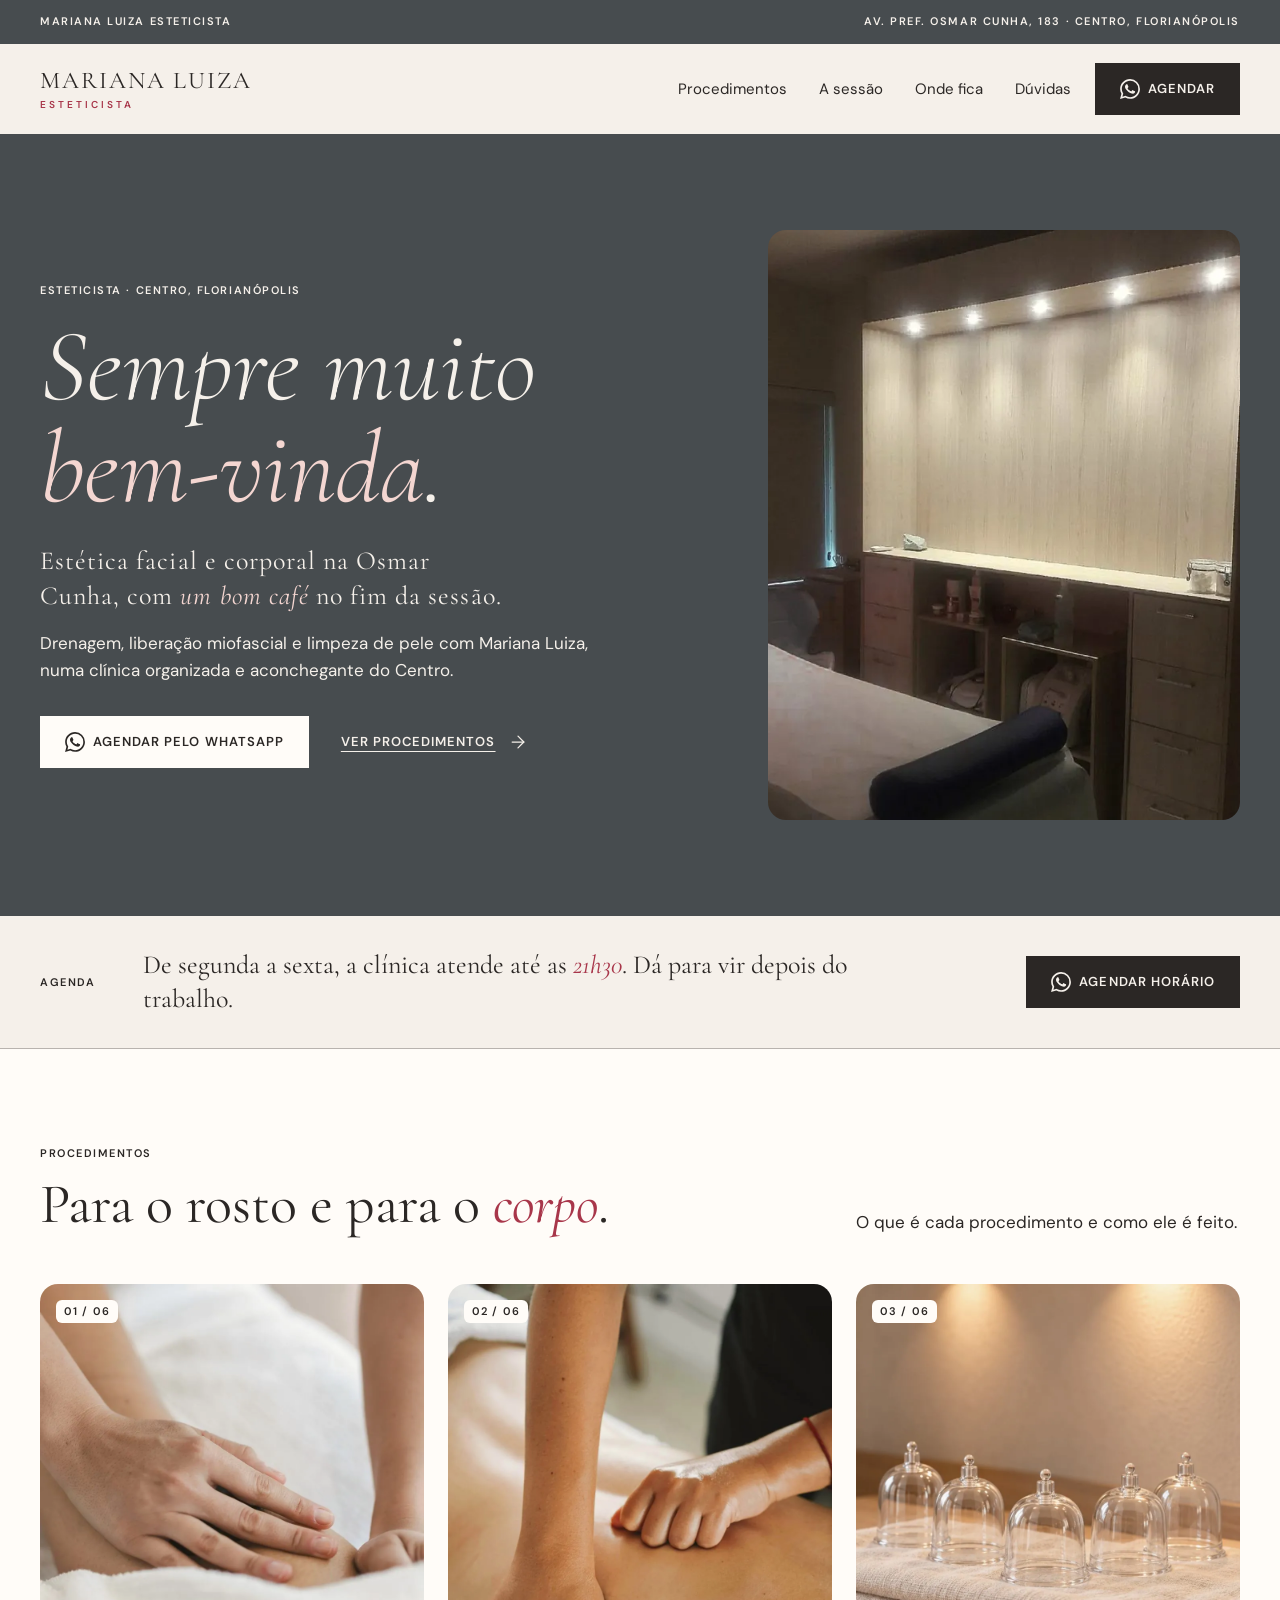
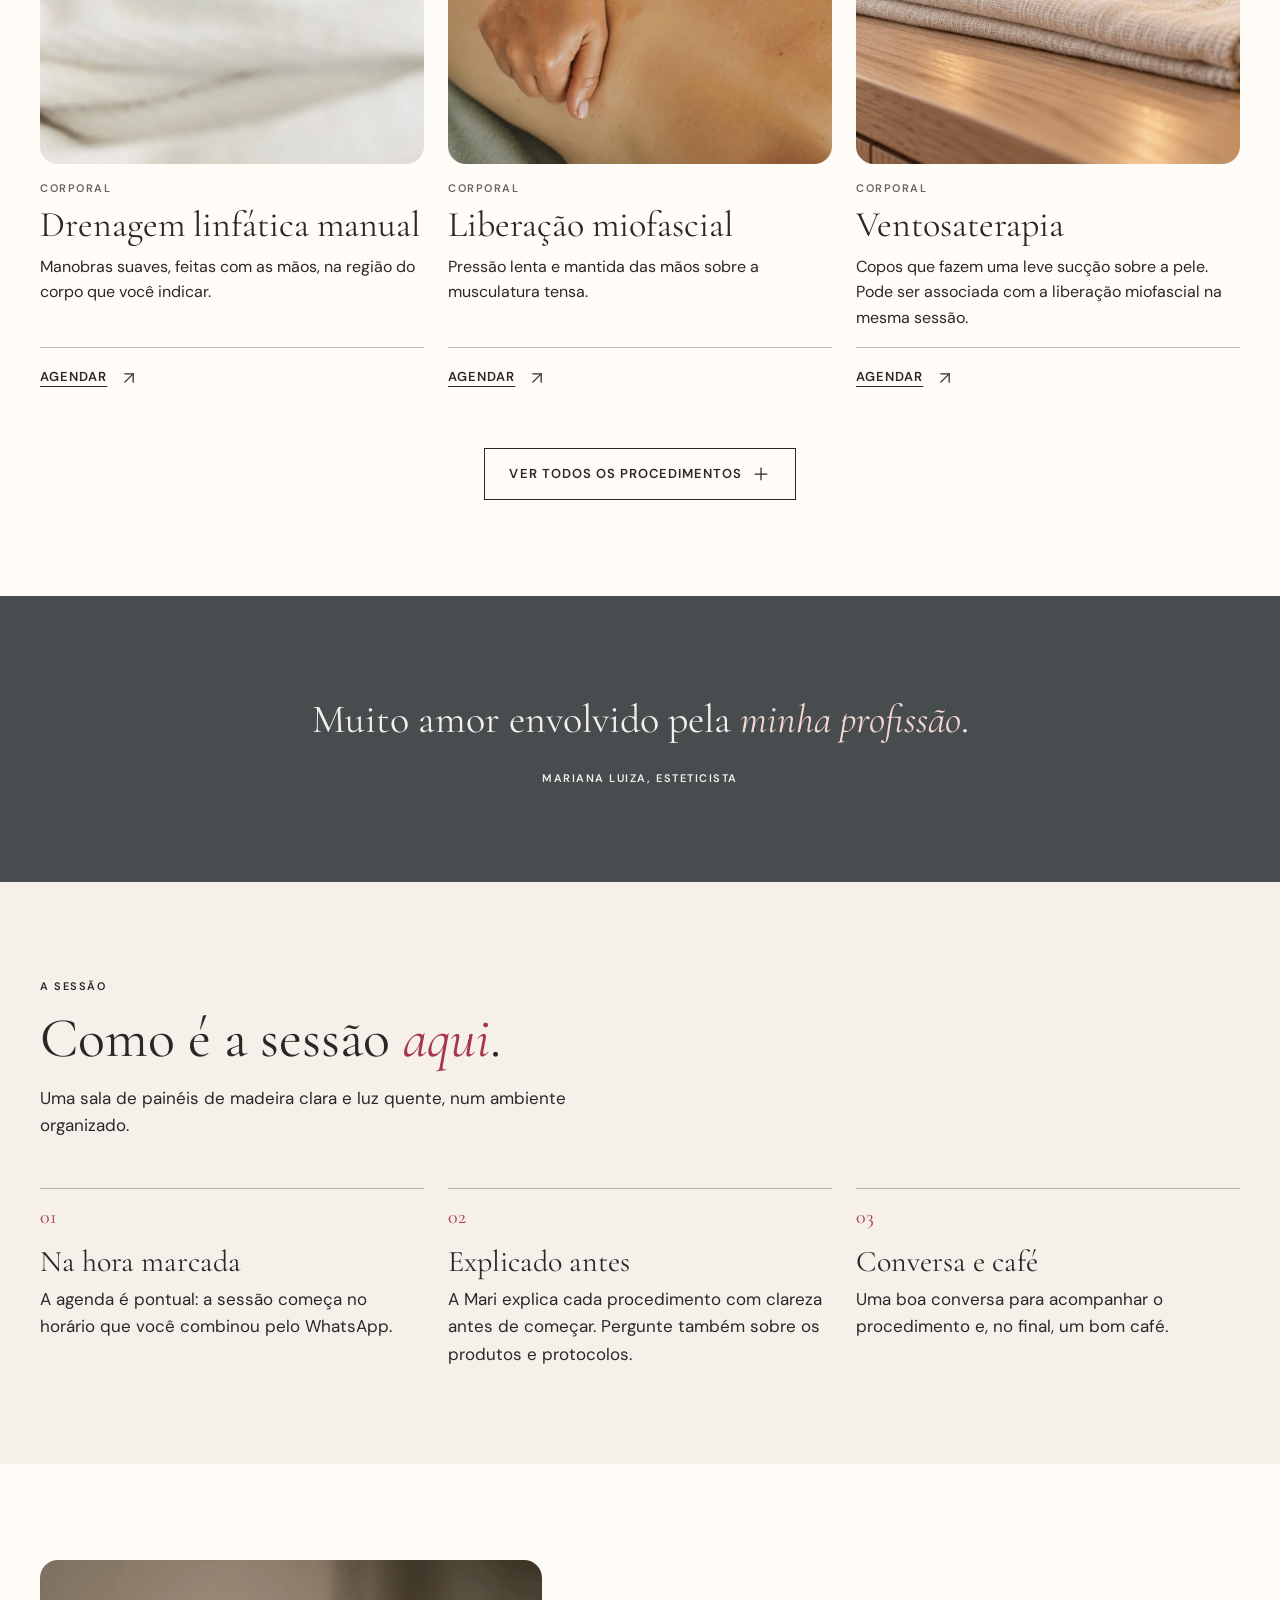
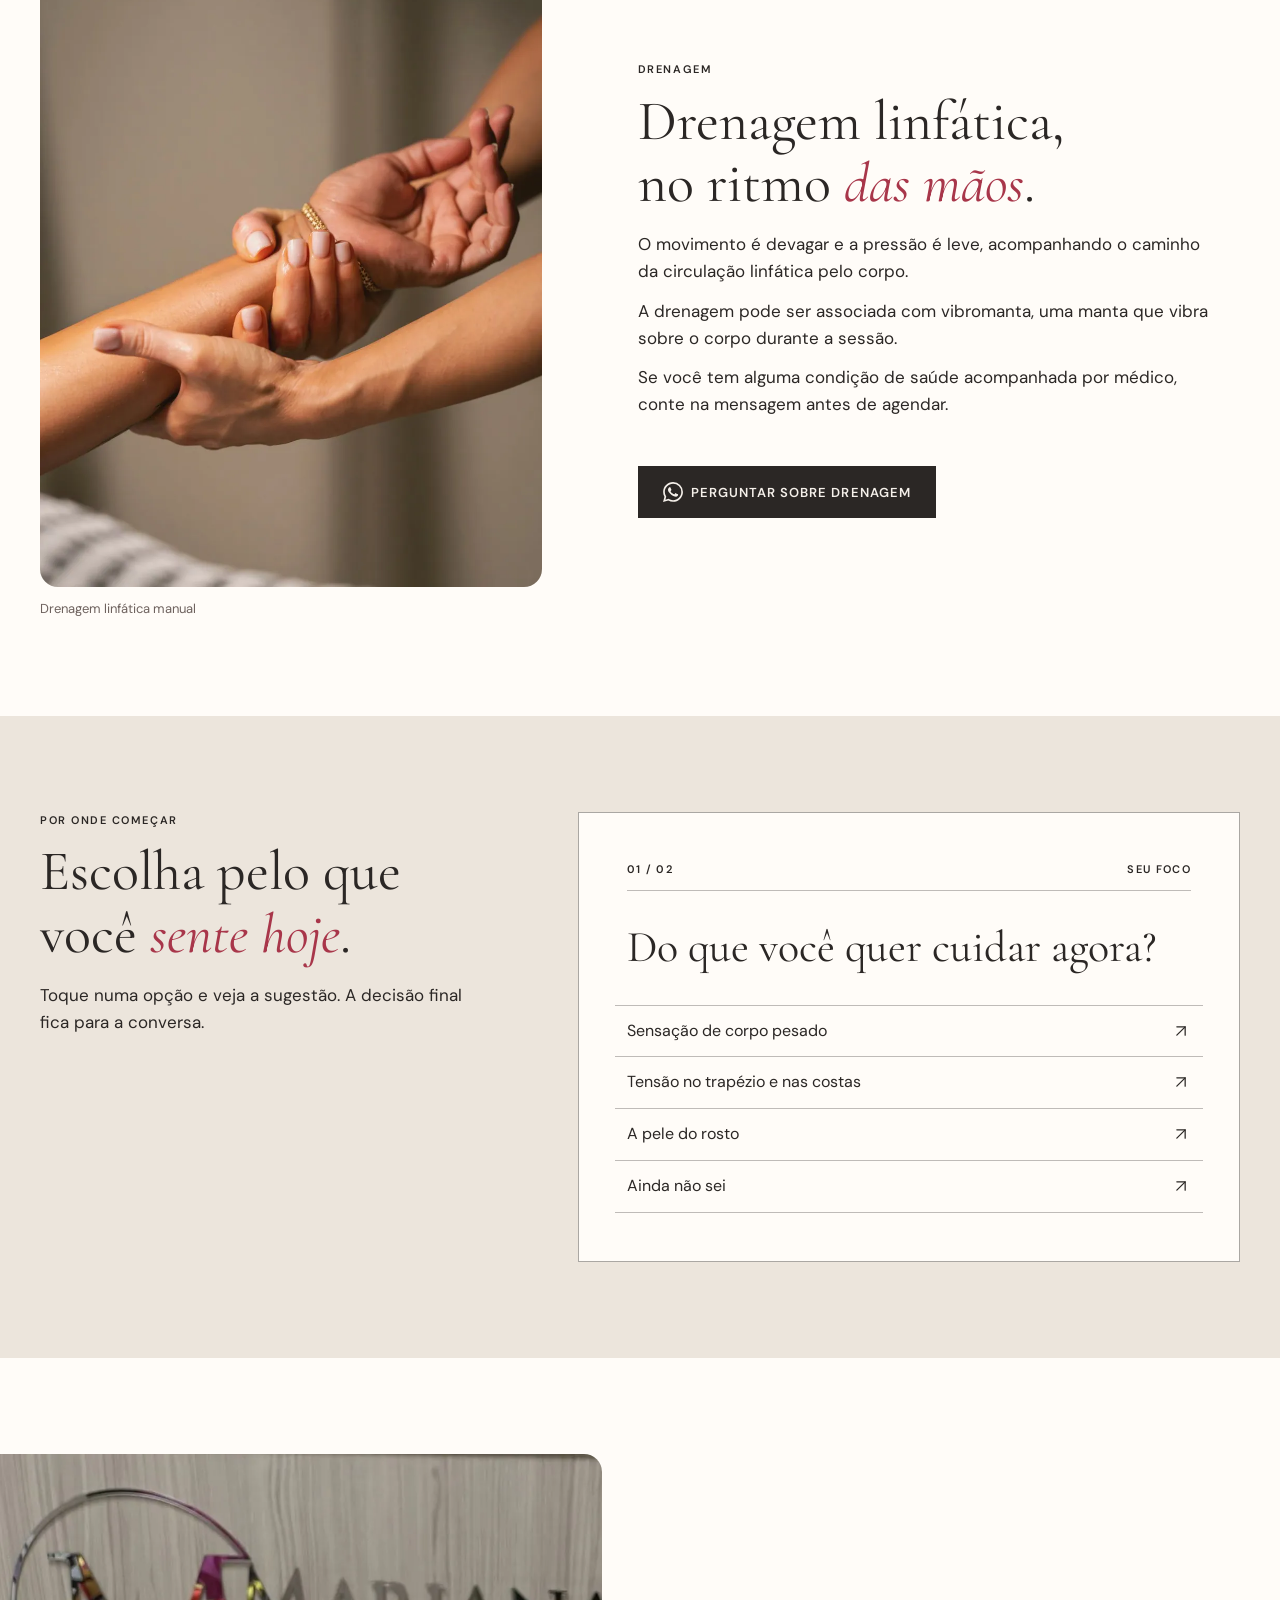
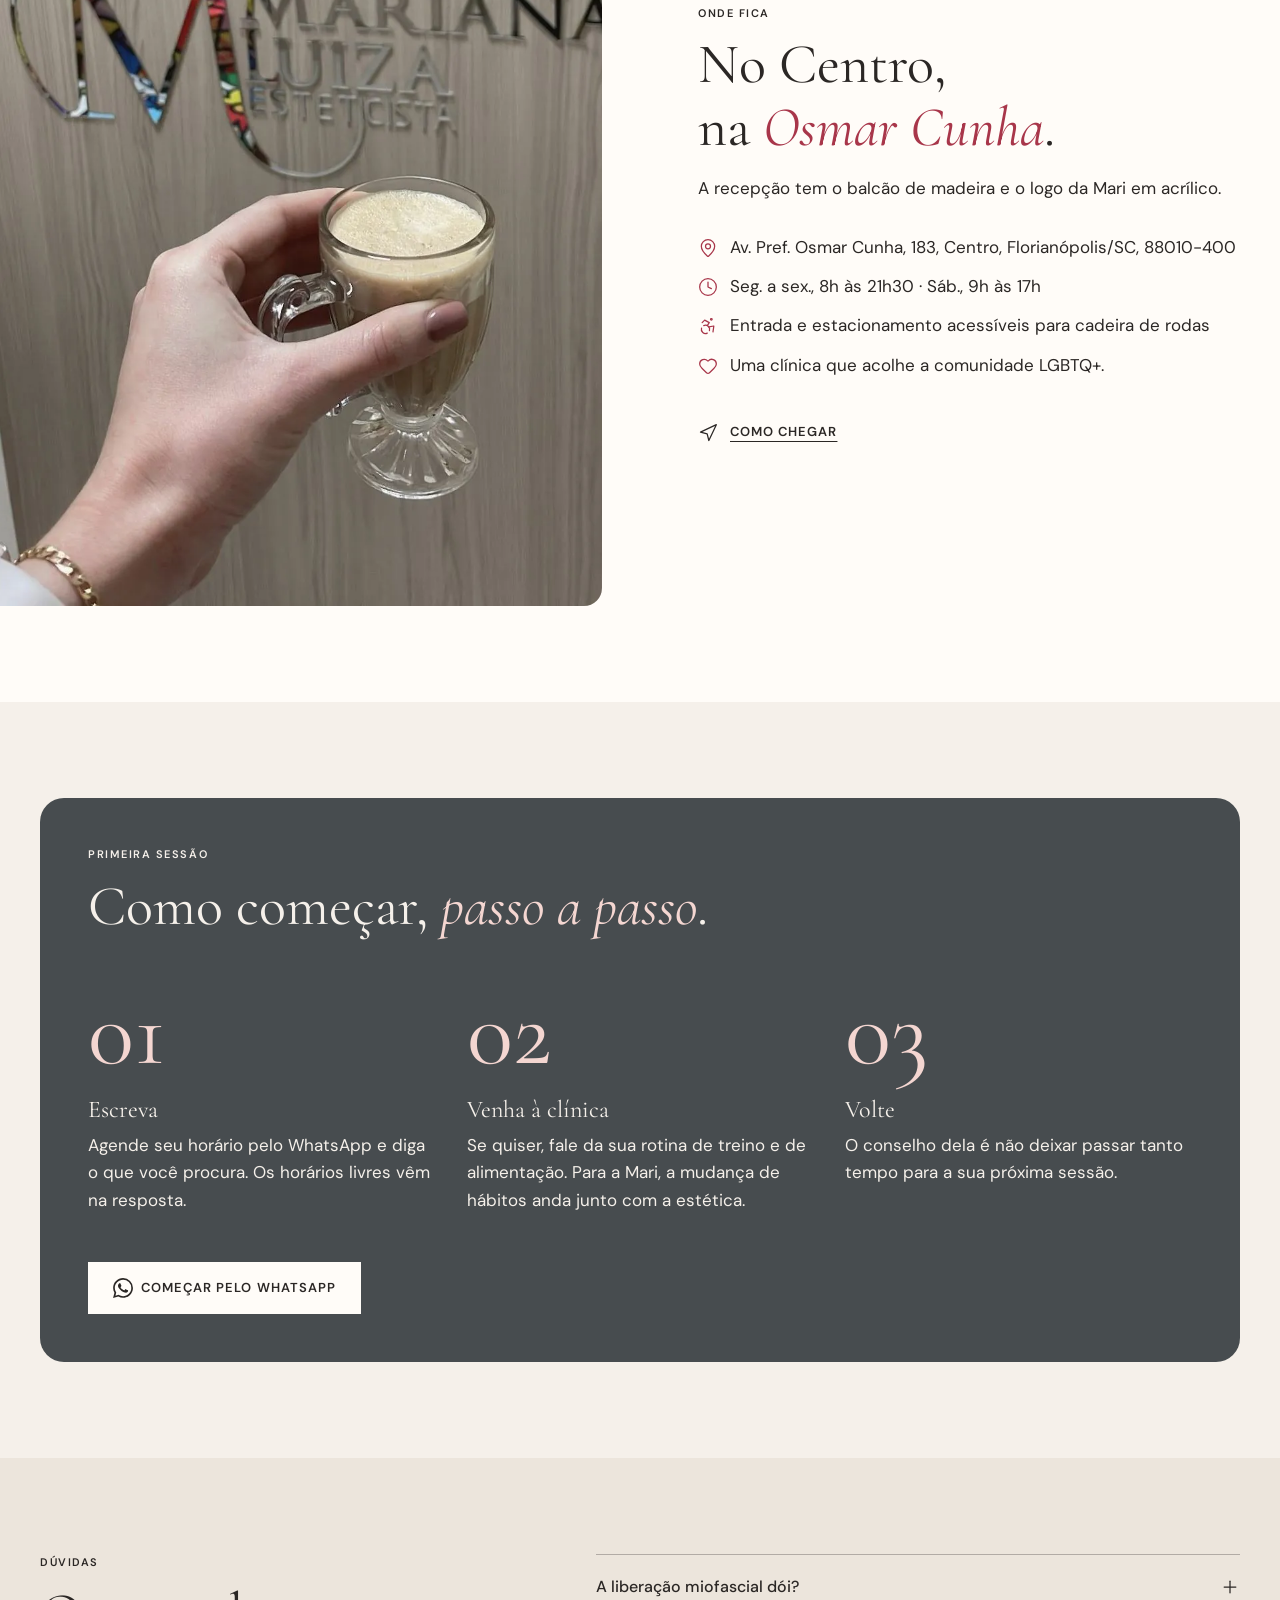
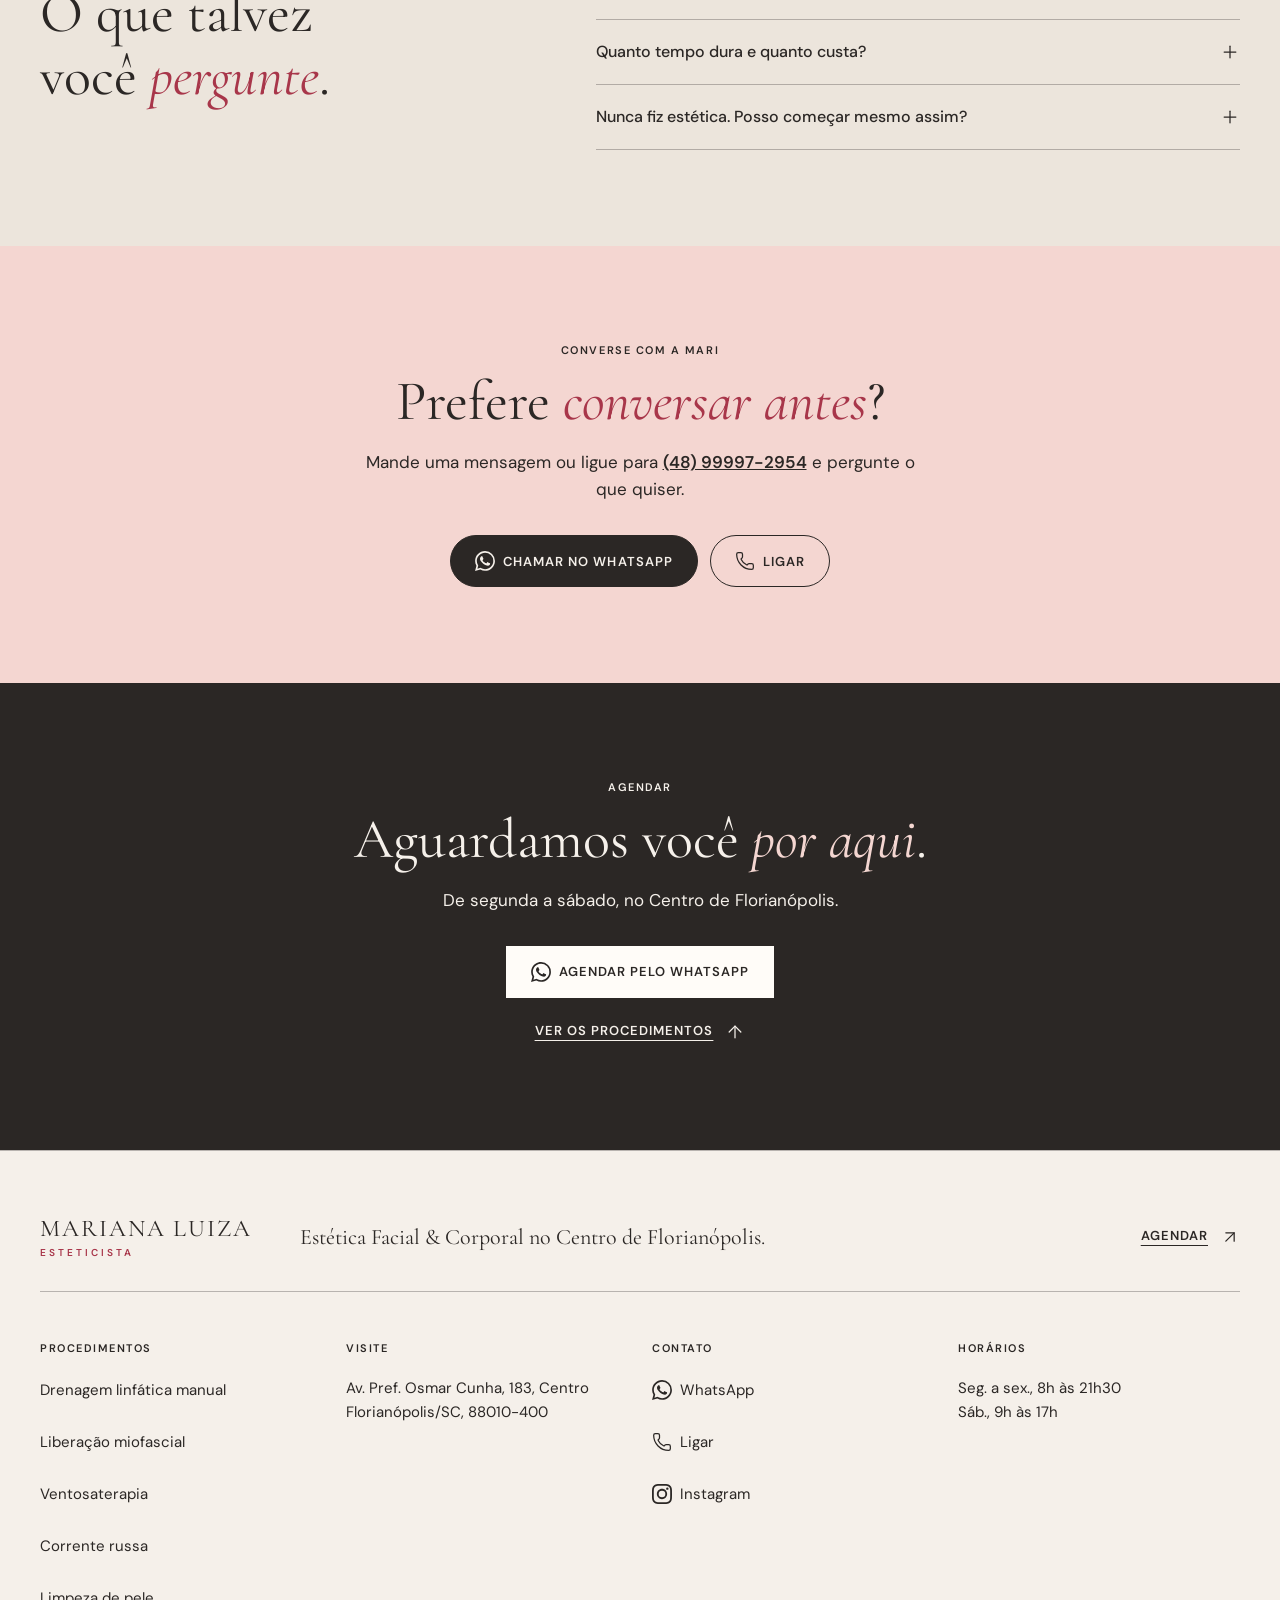
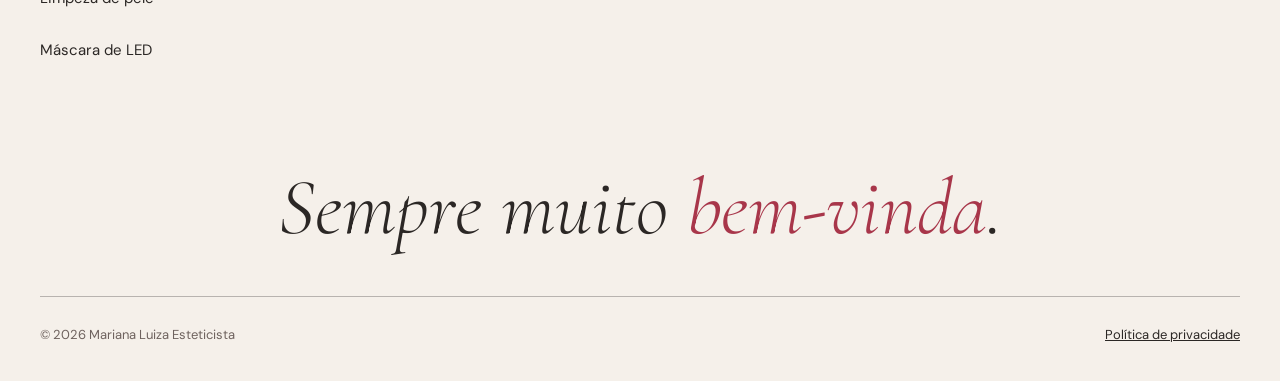
<file: index.html>
<!DOCTYPE html>
<html lang="pt-BR">
<head>
<meta charset="UTF-8">
<meta name="viewport" content="width=device-width, initial-scale=1">
<!-- PRÉ-VENDA: não remover até o Armin fechar a venda -->
<meta name="robots" content="noindex, nofollow">
<title>Esteticista no Centro, Florianópolis | Mariana Luiza</title>
<meta name="description" content="Drenagem linfática, liberação miofascial, ventosaterapia e limpeza de pele com Mariana Luiza, no Centro de Florianópolis. Agende pelo WhatsApp.">
<meta property="og:title" content="Esteticista no Centro, Florianópolis | Mariana Luiza">
<meta property="og:description" content="Drenagem linfática, liberação miofascial, ventosaterapia e limpeza de pele com Mariana Luiza, no Centro de Florianópolis. Agende pelo WhatsApp.">
<meta property="og:type" content="website">
<meta property="og:locale" content="pt_BR">
<meta property="og:image" content="assets/img/og-mariana.jpg">
<meta name="theme-color" content="#474C4F">
<link rel="icon" href="data:image/svg+xml,%3Csvg xmlns='http://www.w3.org/2000/svg' viewBox='0 0 64 64'%3E%3Crect width='64' height='64' rx='12' fill='%23474C4F'/%3E%3Ctext x='32' y='42' font-family='Georgia,serif' font-size='28' text-anchor='middle' fill='%23F4D6D1'%3EML%3C/text%3E%3C/svg%3E">
<link rel="preconnect" href="https://fonts.googleapis.com">
<link rel="preconnect" href="https://fonts.gstatic.com" crossorigin>
<link href="https://fonts.googleapis.com/css2?family=Cormorant+Garamond:ital,wght@0,300;0,400;1,300;1,400&family=DM+Sans:opsz,wght@9..40,400;9..40,500;9..40,600&display=swap" rel="stylesheet">
<link rel="preload" as="image" media="(max-width: 899px)" imagesrcset="assets/img/heroi-sala-480.webp 480w, assets/img/heroi-sala-960.webp 960w" imagesizes="100vw">
<link rel="stylesheet" href="assets/css/base.css">
<link rel="stylesheet" href="assets/css/style.css">
<script type="application/ld+json">
{
  "@context": "https://schema.org",
  "@graph": [
    {
      "@type": "BeautySalon",
      "@id": "#clinica",
      "name": "Mariana Luiza Esteticista",
      "description": "Estética facial e corporal no Centro de Florianópolis: drenagem linfática manual, liberação miofascial, ventosaterapia, corrente russa, limpeza de pele e máscara de LED.",
      "image": "assets/img/og-mariana.jpg",
      "telephone": "+55 48 99997-2954",
      "address": {
        "@type": "PostalAddress",
        "streetAddress": "Av. Pref. Osmar Cunha, 183",
        "addressLocality": "Florianópolis",
        "addressRegion": "SC",
        "postalCode": "88010-400",
        "addressCountry": "BR"
      },
      "geo": { "@type": "GeoCoordinates", "latitude": -27.5939237, "longitude": -48.5513557 },
      "openingHoursSpecification": [
        { "@type": "OpeningHoursSpecification", "dayOfWeek": ["Monday","Tuesday","Wednesday","Thursday","Friday"], "opens": "08:00", "closes": "21:30" },
        { "@type": "OpeningHoursSpecification", "dayOfWeek": "Saturday", "opens": "09:00", "closes": "17:00" }
      ],
      "sameAs": ["https://www.instagram.com/marianaluiza.esteticista"]
    },
    {
      "@type": "Person",
      "name": "Mariana Luiza dos Santos",
      "jobTitle": "Esteticista",
      "worksFor": { "@id": "#clinica" }
    }
  ]
}
</script>
</head>
<body>
<a class="pular-conteudo" href="#conteudo">Pular para o conteúdo</a>

<div class="barra">
  <div class="container barra__linha">
    <p class="barra__nome">MARIANA LUIZA ESTETICISTA</p>
    <a class="barra__endereco" href="https://www.google.com/maps/place/Mariana+Luiza+Esteticista/data=!4m7!3m6!1s0x952739d06037fb89:0x63838b42c24546a5!8m2!3d-27.5939237!4d-48.5513557!16s%2Fg%2F11sjm25xnb!19sChIJifs3YNA5J5URpUZFwkKLg2M" target="_blank" rel="noopener"><span class="barra__longo">AV. PREF. OSMAR CUNHA, 183 · CENTRO, FLORIANÓPOLIS</span><span class="barra__curto">Av. Pref. Osmar Cunha, 183 · Centro</span></a>
  </div>
</div>

<header class="cabecalho">
  <div class="container cabecalho__linha">
    <a class="marca" href="#inicio" aria-label="Mariana Luiza Esteticista, início">
      <span class="marca__nome">MARIANA LUIZA</span>
      <span class="marca__oficio">ESTETICISTA</span>
    </a>
    <nav class="cabecalho__nav" aria-label="Principal">
      <ul role="list">
        <li><a href="#procedimentos">Procedimentos</a></li>
        <li><a href="#sessao">A sessão</a></li>
        <li><a href="#onde-fica">Onde fica</a></li>
        <li><a href="#duvidas">Dúvidas</a></li>
      </ul>
    </nav>
    <a class="botao cabecalho__cta" href="https://wa.me/5548999972954?text=Ol%C3%A1%2C%20Mari!%20Vim%20pelo%20site%20e%20gostaria%20de%20agendar%20um%20hor%C3%A1rio." target="_blank" rel="noopener"><svg class="icone icone--marca" width="20" height="20" fill="currentColor" aria-hidden="true" focusable="false" role="img" viewBox="0 0 24 24" xmlns="http://www.w3.org/2000/svg"><path d="M17.472 14.382c-.297-.149-1.758-.867-2.03-.967-.273-.099-.471-.148-.67.15-.197.297-.767.966-.94 1.164-.173.199-.347.223-.644.075-.297-.15-1.255-.463-2.39-1.475-.883-.788-1.48-1.761-1.653-2.059-.173-.297-.018-.458.13-.606.134-.133.298-.347.446-.52.149-.174.198-.298.298-.497.099-.198.05-.371-.025-.52-.075-.149-.669-1.612-.916-2.207-.242-.579-.487-.5-.669-.51-.173-.008-.371-.01-.57-.01-.198 0-.52.074-.792.372-.272.297-1.04 1.016-1.04 2.479 0 1.462 1.065 2.875 1.213 3.074.149.198 2.096 3.2 5.077 4.487.709.306 1.262.489 1.694.625.712.227 1.36.195 1.871.118.571-.085 1.758-.719 2.006-1.413.248-.694.248-1.289.173-1.413-.074-.124-.272-.198-.57-.347m-5.421 7.403h-.004a9.87 9.87 0 01-5.031-1.378l-.361-.214-3.741.982.998-3.648-.235-.374a9.86 9.86 0 01-1.51-5.26c.001-5.45 4.436-9.884 9.888-9.884 2.64 0 5.122 1.03 6.988 2.898a9.825 9.825 0 012.893 6.994c-.003 5.45-4.437 9.884-9.885 9.884m8.413-18.297A11.815 11.815 0 0012.05 0C5.495 0 .16 5.335.157 11.892c0 2.096.547 4.142 1.588 5.945L.057 24l6.305-1.654a11.882 11.882 0 005.683 1.448h.005c6.554 0 11.89-5.335 11.893-11.893a11.821 11.821 0 00-3.48-8.413Z"/></svg><span>Agendar</span></a>
    <button class="cabecalho__menu" type="button" data-abrir-menu aria-expanded="false" aria-controls="menu-celular" aria-label="Abrir menu"><svg aria-hidden="true" focusable="false" class="icone icone--menu" xmlns="http://www.w3.org/2000/svg" width="24" height="24" viewBox="0 0 24 24" fill="none" stroke="currentColor" stroke-width="1.5" stroke-linecap="round" stroke-linejoin="round" ><path d="M4 5h16" /><path d="M4 12h16" /><path d="M4 19h16" /></svg></button>
  </div>
</header>

<nav class="menu-celular" id="menu-celular" aria-hidden="true" aria-label="Menu" data-lenis-prevent>
  <div class="menu-celular__topo">
    <span class="marca marca--menu" aria-hidden="true"><span class="marca__nome">MARIANA LUIZA</span><span class="marca__oficio">ESTETICISTA</span></span>
    <button class="menu-celular__fechar" type="button" data-fechar-menu aria-label="Fechar menu"><svg aria-hidden="true" focusable="false" class="icone icone--x" xmlns="http://www.w3.org/2000/svg" width="20" height="20" viewBox="0 0 24 24" fill="none" stroke="currentColor" stroke-width="1.5" stroke-linecap="round" stroke-linejoin="round" ><path d="M18 6 6 18" /><path d="m6 6 12 12" /></svg></button>
  </div>
  <ul class="menu-celular__links" role="list">
    <li><a href="#procedimentos">Procedimentos</a></li>
    <li><a href="#sessao">A sessão</a></li>
    <li><a href="#onde-fica">Onde fica</a></li>
    <li><a href="#duvidas">Dúvidas</a></li>
  </ul>
  <div class="menu-celular__pe">
    <a class="botao botao--largo" href="https://wa.me/5548999972954?text=Ol%C3%A1%2C%20Mari!%20Vim%20pelo%20site%20e%20gostaria%20de%20agendar%20um%20hor%C3%A1rio." target="_blank" rel="noopener"><svg class="icone icone--marca" width="20" height="20" fill="currentColor" aria-hidden="true" focusable="false" role="img" viewBox="0 0 24 24" xmlns="http://www.w3.org/2000/svg"><path d="M17.472 14.382c-.297-.149-1.758-.867-2.03-.967-.273-.099-.471-.148-.67.15-.197.297-.767.966-.94 1.164-.173.199-.347.223-.644.075-.297-.15-1.255-.463-2.39-1.475-.883-.788-1.48-1.761-1.653-2.059-.173-.297-.018-.458.13-.606.134-.133.298-.347.446-.52.149-.174.198-.298.298-.497.099-.198.05-.371-.025-.52-.075-.149-.669-1.612-.916-2.207-.242-.579-.487-.5-.669-.51-.173-.008-.371-.01-.57-.01-.198 0-.52.074-.792.372-.272.297-1.04 1.016-1.04 2.479 0 1.462 1.065 2.875 1.213 3.074.149.198 2.096 3.2 5.077 4.487.709.306 1.262.489 1.694.625.712.227 1.36.195 1.871.118.571-.085 1.758-.719 2.006-1.413.248-.694.248-1.289.173-1.413-.074-.124-.272-.198-.57-.347m-5.421 7.403h-.004a9.87 9.87 0 01-5.031-1.378l-.361-.214-3.741.982.998-3.648-.235-.374a9.86 9.86 0 01-1.51-5.26c.001-5.45 4.436-9.884 9.888-9.884 2.64 0 5.122 1.03 6.988 2.898a9.825 9.825 0 012.893 6.994c-.003 5.45-4.437 9.884-9.885 9.884m8.413-18.297A11.815 11.815 0 0012.05 0C5.495 0 .16 5.335.157 11.892c0 2.096.547 4.142 1.588 5.945L.057 24l6.305-1.654a11.882 11.882 0 005.683 1.448h.005c6.554 0 11.89-5.335 11.893-11.893a11.821 11.821 0 00-3.48-8.413Z"/></svg><span>Agendar pelo WhatsApp</span></a>
    <a class="link" href="tel:+5548999972954"><svg aria-hidden="true" focusable="false" class="icone icone--phone" xmlns="http://www.w3.org/2000/svg" width="20" height="20" viewBox="0 0 24 24" fill="none" stroke="currentColor" stroke-width="1.5" stroke-linecap="round" stroke-linejoin="round" ><path d="M13.832 16.568a1 1 0 0 0 1.213-.303l.355-.465A2 2 0 0 1 17 15h3a2 2 0 0 1 2 2v3a2 2 0 0 1-2 2A18 18 0 0 1 2 4a2 2 0 0 1 2-2h3a2 2 0 0 1 2 2v3a2 2 0 0 1-.8 1.6l-.468.351a1 1 0 0 0-.292 1.233 14 14 0 0 0 6.392 6.384" /></svg><span>Ligar</span></a>
  </div>
</nav>


<main id="conteudo">

  <section class="heroi" id="inicio" data-heroi>
    <div class="container heroi__grade">
      <div class="heroi__texto">
        <p class="rotulo">ESTETICISTA · CENTRO, FLORIANÓPOLIS</p>
        <p class="heroi__assinatura">Sempre muito <em>bem-vinda</em>.</p>
        <h1 class="heroi__titulo">Estética facial e corporal na Osmar Cunha, com <em>um bom café</em> no fim da sessão.</h1>
        <p class="heroi__apoio">Drenagem, liberação miofascial e limpeza de pele com Mariana Luiza, numa clínica organizada e aconchegante do Centro.</p>
        <div class="heroi__acoes">
          <a class="botao botao--claro" href="https://wa.me/5548999972954?text=Ol%C3%A1%2C%20Mari!%20Vim%20pelo%20site%20e%20gostaria%20de%20agendar%20um%20hor%C3%A1rio." target="_blank" rel="noopener"><svg class="icone icone--marca" width="20" height="20" fill="currentColor" aria-hidden="true" focusable="false" role="img" viewBox="0 0 24 24" xmlns="http://www.w3.org/2000/svg"><path d="M17.472 14.382c-.297-.149-1.758-.867-2.03-.967-.273-.099-.471-.148-.67.15-.197.297-.767.966-.94 1.164-.173.199-.347.223-.644.075-.297-.15-1.255-.463-2.39-1.475-.883-.788-1.48-1.761-1.653-2.059-.173-.297-.018-.458.13-.606.134-.133.298-.347.446-.52.149-.174.198-.298.298-.497.099-.198.05-.371-.025-.52-.075-.149-.669-1.612-.916-2.207-.242-.579-.487-.5-.669-.51-.173-.008-.371-.01-.57-.01-.198 0-.52.074-.792.372-.272.297-1.04 1.016-1.04 2.479 0 1.462 1.065 2.875 1.213 3.074.149.198 2.096 3.2 5.077 4.487.709.306 1.262.489 1.694.625.712.227 1.36.195 1.871.118.571-.085 1.758-.719 2.006-1.413.248-.694.248-1.289.173-1.413-.074-.124-.272-.198-.57-.347m-5.421 7.403h-.004a9.87 9.87 0 01-5.031-1.378l-.361-.214-3.741.982.998-3.648-.235-.374a9.86 9.86 0 01-1.51-5.26c.001-5.45 4.436-9.884 9.888-9.884 2.64 0 5.122 1.03 6.988 2.898a9.825 9.825 0 012.893 6.994c-.003 5.45-4.437 9.884-9.885 9.884m8.413-18.297A11.815 11.815 0 0012.05 0C5.495 0 .16 5.335.157 11.892c0 2.096.547 4.142 1.588 5.945L.057 24l6.305-1.654a11.882 11.882 0 005.683 1.448h.005c6.554 0 11.89-5.335 11.893-11.893a11.821 11.821 0 00-3.48-8.413Z"/></svg><span>Agendar pelo WhatsApp</span></a>
          <a class="link link--claro" href="#procedimentos"><span>Ver procedimentos</span><svg aria-hidden="true" focusable="false" class="icone icone--arrow-right" xmlns="http://www.w3.org/2000/svg" width="20" height="20" viewBox="0 0 24 24" fill="none" stroke="currentColor" stroke-width="1.5" stroke-linecap="round" stroke-linejoin="round" ><path d="M5 12h14" /><path d="m12 5 7 7-7 7" /></svg></a>
        </div>
      </div>
      <figure class="heroi__foto midia">
        <picture>
  <source type="image/webp" media="(max-width: 899px)" srcset="assets/img/heroi-sala-480.webp 480w, assets/img/heroi-sala-960.webp 960w" sizes="100vw">
  <source type="image/webp" srcset="assets/img/heroi-sala-960.webp 960w" sizes="100vw">
  <img src="assets/img/heroi-sala-960.jpg" width="708" height="885" alt="Sala de atendimento da clínica: painel de madeira clara com spots de luz quente, bancada e maca com rolo grafite em primeiro plano." decoding="async" fetchpriority="high">
</picture>
      </figure>
    </div>
  </section>

  <section class="faixa" aria-label="Agenda">
    <div class="container faixa__linha">
      <p class="rotulo">AGENDA</p>
      <p class="faixa__frase">De segunda a sexta, a clínica atende até as <em>21h30</em>. Dá para vir depois do trabalho.</p>
      <a class="botao" href="https://wa.me/5548999972954?text=Ol%C3%A1%2C%20Mari!%20Vim%20pelo%20site%20e%20queria%20um%20hor%C3%A1rio%20depois%20do%20trabalho." target="_blank" rel="noopener"><svg class="icone icone--marca" width="20" height="20" fill="currentColor" aria-hidden="true" focusable="false" role="img" viewBox="0 0 24 24" xmlns="http://www.w3.org/2000/svg"><path d="M17.472 14.382c-.297-.149-1.758-.867-2.03-.967-.273-.099-.471-.148-.67.15-.197.297-.767.966-.94 1.164-.173.199-.347.223-.644.075-.297-.15-1.255-.463-2.39-1.475-.883-.788-1.48-1.761-1.653-2.059-.173-.297-.018-.458.13-.606.134-.133.298-.347.446-.52.149-.174.198-.298.298-.497.099-.198.05-.371-.025-.52-.075-.149-.669-1.612-.916-2.207-.242-.579-.487-.5-.669-.51-.173-.008-.371-.01-.57-.01-.198 0-.52.074-.792.372-.272.297-1.04 1.016-1.04 2.479 0 1.462 1.065 2.875 1.213 3.074.149.198 2.096 3.2 5.077 4.487.709.306 1.262.489 1.694.625.712.227 1.36.195 1.871.118.571-.085 1.758-.719 2.006-1.413.248-.694.248-1.289.173-1.413-.074-.124-.272-.198-.57-.347m-5.421 7.403h-.004a9.87 9.87 0 01-5.031-1.378l-.361-.214-3.741.982.998-3.648-.235-.374a9.86 9.86 0 01-1.51-5.26c.001-5.45 4.436-9.884 9.888-9.884 2.64 0 5.122 1.03 6.988 2.898a9.825 9.825 0 012.893 6.994c-.003 5.45-4.437 9.884-9.885 9.884m8.413-18.297A11.815 11.815 0 0012.05 0C5.495 0 .16 5.335.157 11.892c0 2.096.547 4.142 1.588 5.945L.057 24l6.305-1.654a11.882 11.882 0 005.683 1.448h.005c6.554 0 11.89-5.335 11.893-11.893a11.821 11.821 0 00-3.48-8.413Z"/></svg><span>Agendar horário</span></a>
    </div>
  </section>

  <section class="secao procs" id="procedimentos" aria-labelledby="procs-titulo">
    <div class="container">
      <div class="procs__cabeca rt">
        <div class="procs__titulo">
          <p class="rotulo">PROCEDIMENTOS</p>
          <h2 id="procs-titulo">Para o rosto e para o <em>corpo</em>.</h2>
        </div>
        <p class="procs__apoio">O que é cada procedimento e como ele é feito.</p>
      </div>
      <ul class="procs__grade" role="list" id="procs-lista">
        <li class="rt">
          <article class="card">
            <div class="card__midia midia">
              <picture>
  <source type="image/webp" media="(max-width: 899px)" srcset="assets/img/servico-drenagem-480.webp 480w, assets/img/servico-drenagem-960.webp 960w" sizes="100vw">
  <source type="image/webp" srcset="assets/img/servico-drenagem-960.webp 960w" sizes="50vw">
  <img src="assets/img/servico-drenagem-960.jpg" width="960" height="1200" alt="Mãos de profissional sobre a perna coberta por toalha branca, numa drenagem manual." style="object-position: 50% 50%" decoding="async">
</picture>
              <span class="selo">01 / 06</span>
            </div>
            <p class="card__meta">CORPORAL</p>
            <h3>Drenagem linfática manual</h3>
            <p class="card__texto">Manobras suaves, feitas com as mãos, na região do corpo que você indicar.</p>
            <div class="card__pe"><a class="link" href="https://wa.me/5548999972954?text=Ol%C3%A1%2C%20Mari!%20Vim%20pelo%20site%20e%20gostaria%20de%20agendar%20drenagem%20linf%C3%A1tica%20manual." target="_blank" rel="noopener"><span>Agendar</span><svg aria-hidden="true" focusable="false" class="icone icone--arrow-up-right" xmlns="http://www.w3.org/2000/svg" width="20" height="20" viewBox="0 0 24 24" fill="none" stroke="currentColor" stroke-width="1.5" stroke-linecap="round" stroke-linejoin="round" ><path d="M7 7h10v10" /><path d="M7 17 17 7" /></svg></a></div>
          </article>
        </li>
        <li class="rt">
          <article class="card">
            <div class="card__midia midia">
              <picture>
  <source type="image/webp" media="(max-width: 899px)" srcset="assets/img/servico-liberacao-480.webp 480w, assets/img/servico-liberacao-960.webp 960w" sizes="100vw">
  <source type="image/webp" srcset="assets/img/servico-liberacao-960.webp 960w" sizes="50vw">
  <img src="assets/img/servico-liberacao-960.jpg" width="960" height="1200" alt="Mãos pressionando as costas de uma pessoa deitada de bruços." style="object-position: 50% 40%" decoding="async">
</picture>
              <span class="selo">02 / 06</span>
            </div>
            <p class="card__meta">CORPORAL</p>
            <h3>Liberação miofascial</h3>
            <p class="card__texto">Pressão lenta e mantida das mãos sobre a musculatura tensa.</p>
            <div class="card__pe"><a class="link" href="https://wa.me/5548999972954?text=Ol%C3%A1%2C%20Mari!%20Vim%20pelo%20site%20e%20gostaria%20de%20agendar%20libera%C3%A7%C3%A3o%20miofascial." target="_blank" rel="noopener"><span>Agendar</span><svg aria-hidden="true" focusable="false" class="icone icone--arrow-up-right" xmlns="http://www.w3.org/2000/svg" width="20" height="20" viewBox="0 0 24 24" fill="none" stroke="currentColor" stroke-width="1.5" stroke-linecap="round" stroke-linejoin="round" ><path d="M7 7h10v10" /><path d="M7 17 17 7" /></svg></a></div>
          </article>
        </li>
        <li class="rt">
          <article class="card">
            <div class="card__midia midia">
              <picture>
  <source type="image/webp" media="(max-width: 899px)" srcset="assets/img/servico-ventosa-480.webp 480w, assets/img/servico-ventosa-960.webp 960w" sizes="100vw">
  <source type="image/webp" srcset="assets/img/servico-ventosa-960.webp 960w" sizes="50vw">
  <img src="assets/img/servico-ventosa-960.jpg" width="960" height="1200" alt="Copos de ventosa transparentes enfileirados sobre uma toalha creme." decoding="async" loading="lazy">
</picture>
              <span class="selo">03 / 06</span>
            </div>
            <p class="card__meta">CORPORAL</p>
            <h3>Ventosaterapia</h3>
            <p class="card__texto">Copos que fazem uma leve sucção sobre a pele. Pode ser associada com a liberação miofascial na mesma sessão.</p>
            <div class="card__pe"><a class="link" href="https://wa.me/5548999972954?text=Ol%C3%A1%2C%20Mari!%20Vim%20pelo%20site%20e%20gostaria%20de%20agendar%20ventosaterapia." target="_blank" rel="noopener"><span>Agendar</span><svg aria-hidden="true" focusable="false" class="icone icone--arrow-up-right" xmlns="http://www.w3.org/2000/svg" width="20" height="20" viewBox="0 0 24 24" fill="none" stroke="currentColor" stroke-width="1.5" stroke-linecap="round" stroke-linejoin="round" ><path d="M7 7h10v10" /><path d="M7 17 17 7" /></svg></a></div>
          </article>
        </li>
        <li class="rt" data-extra>
          <article class="card">
            <div class="card__midia midia">
              <picture>
  <source type="image/webp" media="(max-width: 899px)" srcset="assets/img/servico-corrente-480.webp 480w, assets/img/servico-corrente-960.webp 960w" sizes="100vw">
  <source type="image/webp" srcset="assets/img/servico-corrente-960.webp 960w" sizes="50vw">
  <img src="assets/img/servico-corrente-960.jpg" width="960" height="1200" alt="Quatro eletrodos pretos com cabos grafite alinhados sobre uma toalha creme." decoding="async" loading="lazy">
</picture>
              <span class="selo">04 / 06</span>
            </div>
            <p class="card__meta">CORPORAL</p>
            <h3>Corrente russa</h3>
            <p class="card__texto">Eletrodos sobre a pele conduzem uma corrente que faz o músculo contrair.</p>
            <div class="card__pe"><a class="link" href="https://wa.me/5548999972954?text=Ol%C3%A1%2C%20Mari!%20Vim%20pelo%20site%20e%20gostaria%20de%20agendar%20corrente%20russa." target="_blank" rel="noopener"><span>Agendar</span><svg aria-hidden="true" focusable="false" class="icone icone--arrow-up-right" xmlns="http://www.w3.org/2000/svg" width="20" height="20" viewBox="0 0 24 24" fill="none" stroke="currentColor" stroke-width="1.5" stroke-linecap="round" stroke-linejoin="round" ><path d="M7 7h10v10" /><path d="M7 17 17 7" /></svg></a></div>
          </article>
        </li>
        <li class="rt" data-extra>
          <article class="card">
            <div class="card__midia midia">
              <picture>
  <source type="image/webp" media="(max-width: 899px)" srcset="assets/img/servico-limpeza-480.webp 480w, assets/img/servico-limpeza-960.webp 960w" sizes="100vw">
  <source type="image/webp" srcset="assets/img/servico-limpeza-960.webp 960w" sizes="50vw">
  <img src="assets/img/servico-limpeza-960.jpg" width="960" height="1200" alt="Discos de algodão, tigela de vidro com água e pincel facial numa bandeja de madeira." decoding="async" loading="lazy">
</picture>
              <span class="selo">05 / 06</span>
            </div>
            <p class="card__meta">FACIAL</p>
            <h3>Limpeza de pele</h3>
            <p class="card__texto">Higienização do rosto feita na maca, com vapor de ozônio.</p>
            <div class="card__pe"><a class="link" href="https://wa.me/5548999972954?text=Ol%C3%A1%2C%20Mari!%20Vim%20pelo%20site%20e%20gostaria%20de%20agendar%20limpeza%20de%20pele." target="_blank" rel="noopener"><span>Agendar</span><svg aria-hidden="true" focusable="false" class="icone icone--arrow-up-right" xmlns="http://www.w3.org/2000/svg" width="20" height="20" viewBox="0 0 24 24" fill="none" stroke="currentColor" stroke-width="1.5" stroke-linecap="round" stroke-linejoin="round" ><path d="M7 7h10v10" /><path d="M7 17 17 7" /></svg></a></div>
          </article>
        </li>
        <li class="rt" data-extra>
          <article class="card">
            <div class="card__midia midia">
              <picture>
  <source type="image/webp" media="(max-width: 899px)" srcset="assets/img/servico-led-480.webp 480w, assets/img/servico-led-960.webp 960w" sizes="100vw">
  <source type="image/webp" srcset="assets/img/servico-led-960.webp 960w" sizes="50vw">
  <img src="assets/img/servico-led-960.jpg" width="960" height="1200" alt="Máscara facial de LED branca com luz vermelha, apoiada sobre uma toalha grafite." decoding="async" loading="lazy">
</picture>
              <span class="selo">06 / 06</span>
            </div>
            <p class="card__meta">FACIAL</p>
            <h3>Máscara de LED</h3>
            <p class="card__texto">Uma máscara de luz apoiada sobre o rosto, numa técnica não invasiva. Cada cor de luz tem o seu comprimento de onda e chega a uma profundidade da pele.</p>
            <div class="card__pe"><a class="link" href="https://wa.me/5548999972954?text=Ol%C3%A1%2C%20Mari!%20Vim%20pelo%20site%20e%20gostaria%20de%20agendar%20m%C3%A1scara%20de%20LED." target="_blank" rel="noopener"><span>Agendar</span><svg aria-hidden="true" focusable="false" class="icone icone--arrow-up-right" xmlns="http://www.w3.org/2000/svg" width="20" height="20" viewBox="0 0 24 24" fill="none" stroke="currentColor" stroke-width="1.5" stroke-linecap="round" stroke-linejoin="round" ><path d="M7 7h10v10" /><path d="M7 17 17 7" /></svg></a></div>
          </article>
        </li>
      </ul>
      <div class="procs__mais">
        <button class="botao botao--contorno" type="button" data-ver-todos aria-expanded="false" aria-controls="procs-lista" hidden>
          <span data-rotulo-fechado>Ver todos os procedimentos</span><span data-rotulo-aberto hidden>Mostrar menos</span>
          <span class="procs__icone procs__icone--mais"><svg aria-hidden="true" focusable="false" class="icone icone--plus" xmlns="http://www.w3.org/2000/svg" width="20" height="20" viewBox="0 0 24 24" fill="none" stroke="currentColor" stroke-width="1.5" stroke-linecap="round" stroke-linejoin="round" ><path d="M5 12h14" /><path d="M12 5v14" /></svg></span><span class="procs__icone procs__icone--menos"><svg aria-hidden="true" focusable="false" class="icone icone--minus" xmlns="http://www.w3.org/2000/svg" width="20" height="20" viewBox="0 0 24 24" fill="none" stroke="currentColor" stroke-width="1.5" stroke-linecap="round" stroke-linejoin="round" ><path d="M5 12h14" /></svg></span>
        </button>
      </div>
    </div>
  </section>

  <section class="secao frase" aria-label="Frase da Mari">
    <div class="container">
      <figure class="frase__bloco rt">
        <blockquote><p>Muito amor envolvido pela <em>minha profissão</em>.</p></blockquote>
        <figcaption class="rotulo">Mariana Luiza, esteticista</figcaption>
      </figure>
    </div>
  </section>

  <section class="secao sessao" id="sessao" aria-labelledby="sessao-titulo">
    <div class="container">
      <div class="cabeca rt">
        <p class="rotulo">A SESSÃO</p>
        <h2 id="sessao-titulo">Como é a sessão <em>aqui</em>.</h2>
        <p class="cabeca__apoio">Uma sala de painéis de madeira clara e luz quente, num ambiente organizado.</p>
      </div>
      <ol class="sessao__lista" role="list">
        <li class="sessao__item rt">
          <span class="sessao__num">01</span>
          <h3>Na hora marcada</h3>
          <p>A agenda é pontual: a sessão começa no horário que você combinou pelo WhatsApp.</p>
        </li>
        <li class="sessao__item rt">
          <span class="sessao__num">02</span>
          <h3>Explicado antes</h3>
          <p>A Mari explica cada procedimento com clareza antes de começar. Pergunte também sobre os produtos e protocolos.</p>
        </li>
        <li class="sessao__item rt">
          <span class="sessao__num">03</span>
          <h3>Conversa e café</h3>
          <p>Uma boa conversa para acompanhar o procedimento e, no final, um bom café.</p>
        </li>
      </ol>
    </div>
  </section>

  <section class="secao drenagem" id="drenagem" aria-labelledby="drenagem-titulo">
    <div class="container drenagem__grade">
      <figure class="drenagem__foto rt">
        <div class="midia">
          <picture>
  <source type="image/webp" media="(max-width: 899px)" srcset="assets/img/destaque-drenagem-480.webp 480w, assets/img/destaque-drenagem-960.webp 960w" sizes="100vw">
  <source type="image/webp" srcset="assets/img/destaque-drenagem-960.webp 960w" sizes="50vw">
  <img src="assets/img/destaque-drenagem-960.jpg" width="1200" height="1500" alt="Mãos conduzindo o antebraço apoiado numa toalha clara, em movimento suave." style="object-position: 55% 40%" decoding="async" loading="lazy">
</picture>
        </div>
        <figcaption>Drenagem linfática manual</figcaption>
      </figure>
      <div class="drenagem__texto rt">
        <p class="rotulo">DRENAGEM</p>
        <h2 id="drenagem-titulo">Drenagem linfática, no ritmo <em>das mãos</em>.</h2>
        <p>O movimento é devagar e a pressão é leve, acompanhando o caminho da circulação linfática pelo corpo.</p>
        <p>A drenagem pode ser associada com vibromanta, uma manta que vibra sobre o corpo durante a sessão.</p>
        <p>Se você tem alguma condição de saúde acompanhada por médico, conte na mensagem antes de agendar.</p>
        <a class="botao" href="https://wa.me/5548999972954?text=Ol%C3%A1%2C%20Mari!%20Vim%20pelo%20site%20e%20queria%20saber%20mais%20sobre%20a%20drenagem%20linf%C3%A1tica." target="_blank" rel="noopener"><svg class="icone icone--marca" width="20" height="20" fill="currentColor" aria-hidden="true" focusable="false" role="img" viewBox="0 0 24 24" xmlns="http://www.w3.org/2000/svg"><path d="M17.472 14.382c-.297-.149-1.758-.867-2.03-.967-.273-.099-.471-.148-.67.15-.197.297-.767.966-.94 1.164-.173.199-.347.223-.644.075-.297-.15-1.255-.463-2.39-1.475-.883-.788-1.48-1.761-1.653-2.059-.173-.297-.018-.458.13-.606.134-.133.298-.347.446-.52.149-.174.198-.298.298-.497.099-.198.05-.371-.025-.52-.075-.149-.669-1.612-.916-2.207-.242-.579-.487-.5-.669-.51-.173-.008-.371-.01-.57-.01-.198 0-.52.074-.792.372-.272.297-1.04 1.016-1.04 2.479 0 1.462 1.065 2.875 1.213 3.074.149.198 2.096 3.2 5.077 4.487.709.306 1.262.489 1.694.625.712.227 1.36.195 1.871.118.571-.085 1.758-.719 2.006-1.413.248-.694.248-1.289.173-1.413-.074-.124-.272-.198-.57-.347m-5.421 7.403h-.004a9.87 9.87 0 01-5.031-1.378l-.361-.214-3.741.982.998-3.648-.235-.374a9.86 9.86 0 01-1.51-5.26c.001-5.45 4.436-9.884 9.888-9.884 2.64 0 5.122 1.03 6.988 2.898a9.825 9.825 0 012.893 6.994c-.003 5.45-4.437 9.884-9.885 9.884m8.413-18.297A11.815 11.815 0 0012.05 0C5.495 0 .16 5.335.157 11.892c0 2.096.547 4.142 1.588 5.945L.057 24l6.305-1.654a11.882 11.882 0 005.683 1.448h.005c6.554 0 11.89-5.335 11.893-11.893a11.821 11.821 0 00-3.48-8.413Z"/></svg><span>Perguntar sobre drenagem</span></a>
      </div>
    </div>
  </section>

  <section class="secao guia" id="guia" aria-labelledby="guia-titulo">
    <div class="container guia__grade">
      <div class="guia__intro rt">
        <p class="rotulo">POR ONDE COMEÇAR</p>
        <h2 id="guia-titulo">Escolha pelo que você <em>sente hoje</em>.</h2>
        <p>Toque numa opção e veja a sugestão. A decisão final fica para a conversa.</p>
      </div>
      <div class="guia__lado rt">
        <div class="guia__cartao" data-guia>
          <div class="guia__passo" data-passo="1">
            <div class="guia__topo"><span>01 / 02</span><span>SEU FOCO</span></div>
            <h3 class="guia__pergunta" tabindex="-1">Do que você quer cuidar agora?</h3>
            <ul class="guia__opcoes" role="list">
              <li><button class="guia__opcao" type="button" data-opcao="corpo"><span>Sensação de corpo pesado</span><svg aria-hidden="true" focusable="false" class="icone icone--arrow-up-right" xmlns="http://www.w3.org/2000/svg" width="20" height="20" viewBox="0 0 24 24" fill="none" stroke="currentColor" stroke-width="1.5" stroke-linecap="round" stroke-linejoin="round" ><path d="M7 7h10v10" /><path d="M7 17 17 7" /></svg></button></li>
              <li><button class="guia__opcao" type="button" data-opcao="costas"><span>Tensão no trapézio e nas costas</span><svg aria-hidden="true" focusable="false" class="icone icone--arrow-up-right" xmlns="http://www.w3.org/2000/svg" width="20" height="20" viewBox="0 0 24 24" fill="none" stroke="currentColor" stroke-width="1.5" stroke-linecap="round" stroke-linejoin="round" ><path d="M7 7h10v10" /><path d="M7 17 17 7" /></svg></button></li>
              <li><button class="guia__opcao" type="button" data-opcao="rosto"><span>A pele do rosto</span><svg aria-hidden="true" focusable="false" class="icone icone--arrow-up-right" xmlns="http://www.w3.org/2000/svg" width="20" height="20" viewBox="0 0 24 24" fill="none" stroke="currentColor" stroke-width="1.5" stroke-linecap="round" stroke-linejoin="round" ><path d="M7 7h10v10" /><path d="M7 17 17 7" /></svg></button></li>
              <li><button class="guia__opcao" type="button" data-opcao="nao-sei"><span>Ainda não sei</span><svg aria-hidden="true" focusable="false" class="icone icone--arrow-up-right" xmlns="http://www.w3.org/2000/svg" width="20" height="20" viewBox="0 0 24 24" fill="none" stroke="currentColor" stroke-width="1.5" stroke-linecap="round" stroke-linejoin="round" ><path d="M7 7h10v10" /><path d="M7 17 17 7" /></svg></button></li>
            </ul>
          </div>
          <div class="guia__passo" data-passo="2" hidden>
            <div class="guia__topo"><span>02 / 02</span><span>SEU FOCO</span></div>
            <div class="guia__resposta" data-resposta="corpo" hidden>
              <h3 class="guia__indicacao" tabindex="-1">Drenagem linfática manual</h3>
              <p>Conte na mensagem há quanto tempo sente o corpo assim.</p>
              <a class="botao" href="https://wa.me/5548999972954?text=Ol%C3%A1%2C%20Mari!%20Vim%20pelo%20site.%20Sinto%20o%20corpo%20pesado%20e%20queria%20saber%20sobre%20a%20drenagem." target="_blank" rel="noopener"><svg class="icone icone--marca" width="20" height="20" fill="currentColor" aria-hidden="true" focusable="false" role="img" viewBox="0 0 24 24" xmlns="http://www.w3.org/2000/svg"><path d="M17.472 14.382c-.297-.149-1.758-.867-2.03-.967-.273-.099-.471-.148-.67.15-.197.297-.767.966-.94 1.164-.173.199-.347.223-.644.075-.297-.15-1.255-.463-2.39-1.475-.883-.788-1.48-1.761-1.653-2.059-.173-.297-.018-.458.13-.606.134-.133.298-.347.446-.52.149-.174.198-.298.298-.497.099-.198.05-.371-.025-.52-.075-.149-.669-1.612-.916-2.207-.242-.579-.487-.5-.669-.51-.173-.008-.371-.01-.57-.01-.198 0-.52.074-.792.372-.272.297-1.04 1.016-1.04 2.479 0 1.462 1.065 2.875 1.213 3.074.149.198 2.096 3.2 5.077 4.487.709.306 1.262.489 1.694.625.712.227 1.36.195 1.871.118.571-.085 1.758-.719 2.006-1.413.248-.694.248-1.289.173-1.413-.074-.124-.272-.198-.57-.347m-5.421 7.403h-.004a9.87 9.87 0 01-5.031-1.378l-.361-.214-3.741.982.998-3.648-.235-.374a9.86 9.86 0 01-1.51-5.26c.001-5.45 4.436-9.884 9.888-9.884 2.64 0 5.122 1.03 6.988 2.898a9.825 9.825 0 012.893 6.994c-.003 5.45-4.437 9.884-9.885 9.884m8.413-18.297A11.815 11.815 0 0012.05 0C5.495 0 .16 5.335.157 11.892c0 2.096.547 4.142 1.588 5.945L.057 24l6.305-1.654a11.882 11.882 0 005.683 1.448h.005c6.554 0 11.89-5.335 11.893-11.893a11.821 11.821 0 00-3.48-8.413Z"/></svg><span>Conversar sobre isso</span></a>
            </div>
            <div class="guia__resposta" data-resposta="costas" hidden>
              <h3 class="guia__indicacao" tabindex="-1">Liberação miofascial ou ventosaterapia</h3>
              <p>Conte se você treina e em que momento do dia isso aparece.</p>
              <a class="botao" href="https://wa.me/5548999972954?text=Ol%C3%A1%2C%20Mari!%20Vim%20pelo%20site.%20Sinto%20tens%C3%A3o%20no%20trap%C3%A9zio%20e%20nas%20costas%20e%20queria%20saber%20sobre%20libera%C3%A7%C3%A3o%20ou%20ventosa." target="_blank" rel="noopener"><svg class="icone icone--marca" width="20" height="20" fill="currentColor" aria-hidden="true" focusable="false" role="img" viewBox="0 0 24 24" xmlns="http://www.w3.org/2000/svg"><path d="M17.472 14.382c-.297-.149-1.758-.867-2.03-.967-.273-.099-.471-.148-.67.15-.197.297-.767.966-.94 1.164-.173.199-.347.223-.644.075-.297-.15-1.255-.463-2.39-1.475-.883-.788-1.48-1.761-1.653-2.059-.173-.297-.018-.458.13-.606.134-.133.298-.347.446-.52.149-.174.198-.298.298-.497.099-.198.05-.371-.025-.52-.075-.149-.669-1.612-.916-2.207-.242-.579-.487-.5-.669-.51-.173-.008-.371-.01-.57-.01-.198 0-.52.074-.792.372-.272.297-1.04 1.016-1.04 2.479 0 1.462 1.065 2.875 1.213 3.074.149.198 2.096 3.2 5.077 4.487.709.306 1.262.489 1.694.625.712.227 1.36.195 1.871.118.571-.085 1.758-.719 2.006-1.413.248-.694.248-1.289.173-1.413-.074-.124-.272-.198-.57-.347m-5.421 7.403h-.004a9.87 9.87 0 01-5.031-1.378l-.361-.214-3.741.982.998-3.648-.235-.374a9.86 9.86 0 01-1.51-5.26c.001-5.45 4.436-9.884 9.888-9.884 2.64 0 5.122 1.03 6.988 2.898a9.825 9.825 0 012.893 6.994c-.003 5.45-4.437 9.884-9.885 9.884m8.413-18.297A11.815 11.815 0 0012.05 0C5.495 0 .16 5.335.157 11.892c0 2.096.547 4.142 1.588 5.945L.057 24l6.305-1.654a11.882 11.882 0 005.683 1.448h.005c6.554 0 11.89-5.335 11.893-11.893a11.821 11.821 0 00-3.48-8.413Z"/></svg><span>Conversar sobre isso</span></a>
            </div>
            <div class="guia__resposta" data-resposta="rosto" hidden>
              <h3 class="guia__indicacao" tabindex="-1">Limpeza de pele ou máscara de LED</h3>
              <p>Conte como está a sua pele hoje.</p>
              <a class="botao" href="https://wa.me/5548999972954?text=Ol%C3%A1%2C%20Mari!%20Vim%20pelo%20site%20e%20queria%20cuidar%20da%20pele%20do%20rosto." target="_blank" rel="noopener"><svg class="icone icone--marca" width="20" height="20" fill="currentColor" aria-hidden="true" focusable="false" role="img" viewBox="0 0 24 24" xmlns="http://www.w3.org/2000/svg"><path d="M17.472 14.382c-.297-.149-1.758-.867-2.03-.967-.273-.099-.471-.148-.67.15-.197.297-.767.966-.94 1.164-.173.199-.347.223-.644.075-.297-.15-1.255-.463-2.39-1.475-.883-.788-1.48-1.761-1.653-2.059-.173-.297-.018-.458.13-.606.134-.133.298-.347.446-.52.149-.174.198-.298.298-.497.099-.198.05-.371-.025-.52-.075-.149-.669-1.612-.916-2.207-.242-.579-.487-.5-.669-.51-.173-.008-.371-.01-.57-.01-.198 0-.52.074-.792.372-.272.297-1.04 1.016-1.04 2.479 0 1.462 1.065 2.875 1.213 3.074.149.198 2.096 3.2 5.077 4.487.709.306 1.262.489 1.694.625.712.227 1.36.195 1.871.118.571-.085 1.758-.719 2.006-1.413.248-.694.248-1.289.173-1.413-.074-.124-.272-.198-.57-.347m-5.421 7.403h-.004a9.87 9.87 0 01-5.031-1.378l-.361-.214-3.741.982.998-3.648-.235-.374a9.86 9.86 0 01-1.51-5.26c.001-5.45 4.436-9.884 9.888-9.884 2.64 0 5.122 1.03 6.988 2.898a9.825 9.825 0 012.893 6.994c-.003 5.45-4.437 9.884-9.885 9.884m8.413-18.297A11.815 11.815 0 0012.05 0C5.495 0 .16 5.335.157 11.892c0 2.096.547 4.142 1.588 5.945L.057 24l6.305-1.654a11.882 11.882 0 005.683 1.448h.005c6.554 0 11.89-5.335 11.893-11.893a11.821 11.821 0 00-3.48-8.413Z"/></svg><span>Conversar sobre isso</span></a>
            </div>
            <div class="guia__resposta" data-resposta="nao-sei" hidden>
              <h3 class="guia__indicacao" tabindex="-1">Sem problema</h3>
              <p>Escreva do seu jeito o que está sentindo, sem precisar saber o nome de nenhum procedimento.</p>
              <a class="botao" href="https://wa.me/5548999972954?text=Ol%C3%A1%2C%20Mari!%20Vim%20pelo%20site%20e%20queria%20uma%20orienta%C3%A7%C3%A3o%20para%20escolher%20o%20procedimento." target="_blank" rel="noopener"><svg class="icone icone--marca" width="20" height="20" fill="currentColor" aria-hidden="true" focusable="false" role="img" viewBox="0 0 24 24" xmlns="http://www.w3.org/2000/svg"><path d="M17.472 14.382c-.297-.149-1.758-.867-2.03-.967-.273-.099-.471-.148-.67.15-.197.297-.767.966-.94 1.164-.173.199-.347.223-.644.075-.297-.15-1.255-.463-2.39-1.475-.883-.788-1.48-1.761-1.653-2.059-.173-.297-.018-.458.13-.606.134-.133.298-.347.446-.52.149-.174.198-.298.298-.497.099-.198.05-.371-.025-.52-.075-.149-.669-1.612-.916-2.207-.242-.579-.487-.5-.669-.51-.173-.008-.371-.01-.57-.01-.198 0-.52.074-.792.372-.272.297-1.04 1.016-1.04 2.479 0 1.462 1.065 2.875 1.213 3.074.149.198 2.096 3.2 5.077 4.487.709.306 1.262.489 1.694.625.712.227 1.36.195 1.871.118.571-.085 1.758-.719 2.006-1.413.248-.694.248-1.289.173-1.413-.074-.124-.272-.198-.57-.347m-5.421 7.403h-.004a9.87 9.87 0 01-5.031-1.378l-.361-.214-3.741.982.998-3.648-.235-.374a9.86 9.86 0 01-1.51-5.26c.001-5.45 4.436-9.884 9.888-9.884 2.64 0 5.122 1.03 6.988 2.898a9.825 9.825 0 012.893 6.994c-.003 5.45-4.437 9.884-9.885 9.884m8.413-18.297A11.815 11.815 0 0012.05 0C5.495 0 .16 5.335.157 11.892c0 2.096.547 4.142 1.588 5.945L.057 24l6.305-1.654a11.882 11.882 0 005.683 1.448h.005c6.554 0 11.89-5.335 11.893-11.893a11.821 11.821 0 00-3.48-8.413Z"/></svg><span>Conversar sobre isso</span></a>
            </div>
            <button class="link guia__voltar" type="button" data-voltar><svg aria-hidden="true" focusable="false" class="icone icone--arrow-left" xmlns="http://www.w3.org/2000/svg" width="20" height="20" viewBox="0 0 24 24" fill="none" stroke="currentColor" stroke-width="1.5" stroke-linecap="round" stroke-linejoin="round" ><path d="m12 19-7-7 7-7" /><path d="M19 12H5" /></svg><span>Voltar</span></button>
          </div>
          <p class="sr-only" aria-live="polite" data-guia-aviso></p>
        </div>
        <ul class="guia__sem-js" role="list">
          <li><a class="guia__opcao" href="https://wa.me/5548999972954?text=Ol%C3%A1%2C%20Mari!%20Vim%20pelo%20site.%20Sinto%20o%20corpo%20pesado%20e%20queria%20saber%20sobre%20a%20drenagem."><span>Sensação de corpo pesado</span><svg aria-hidden="true" focusable="false" class="icone icone--arrow-up-right" xmlns="http://www.w3.org/2000/svg" width="20" height="20" viewBox="0 0 24 24" fill="none" stroke="currentColor" stroke-width="1.5" stroke-linecap="round" stroke-linejoin="round" ><path d="M7 7h10v10" /><path d="M7 17 17 7" /></svg></a></li>
          <li><a class="guia__opcao" href="https://wa.me/5548999972954?text=Ol%C3%A1%2C%20Mari!%20Vim%20pelo%20site.%20Sinto%20tens%C3%A3o%20no%20trap%C3%A9zio%20e%20nas%20costas%20e%20queria%20saber%20sobre%20libera%C3%A7%C3%A3o%20ou%20ventosa."><span>Tensão no trapézio e nas costas</span><svg aria-hidden="true" focusable="false" class="icone icone--arrow-up-right" xmlns="http://www.w3.org/2000/svg" width="20" height="20" viewBox="0 0 24 24" fill="none" stroke="currentColor" stroke-width="1.5" stroke-linecap="round" stroke-linejoin="round" ><path d="M7 7h10v10" /><path d="M7 17 17 7" /></svg></a></li>
          <li><a class="guia__opcao" href="https://wa.me/5548999972954?text=Ol%C3%A1%2C%20Mari!%20Vim%20pelo%20site%20e%20queria%20cuidar%20da%20pele%20do%20rosto."><span>A pele do rosto</span><svg aria-hidden="true" focusable="false" class="icone icone--arrow-up-right" xmlns="http://www.w3.org/2000/svg" width="20" height="20" viewBox="0 0 24 24" fill="none" stroke="currentColor" stroke-width="1.5" stroke-linecap="round" stroke-linejoin="round" ><path d="M7 7h10v10" /><path d="M7 17 17 7" /></svg></a></li>
          <li><a class="guia__opcao" href="https://wa.me/5548999972954?text=Ol%C3%A1%2C%20Mari!%20Vim%20pelo%20site%20e%20queria%20uma%20orienta%C3%A7%C3%A3o%20para%20escolher%20o%20procedimento."><span>Ainda não sei</span><svg aria-hidden="true" focusable="false" class="icone icone--arrow-up-right" xmlns="http://www.w3.org/2000/svg" width="20" height="20" viewBox="0 0 24 24" fill="none" stroke="currentColor" stroke-width="1.5" stroke-linecap="round" stroke-linejoin="round" ><path d="M7 7h10v10" /><path d="M7 17 17 7" /></svg></a></li>
        </ul>
      </div>
    </div>
  </section>

  <section class="secao onde" id="onde-fica" aria-labelledby="onde-titulo">
    <div class="onde__grade">
      <figure class="onde__foto midia rt">
        <picture>
  <source type="image/webp" media="(max-width: 899px)" srcset="assets/img/onde-fica-recepcao-480.webp 480w, assets/img/onde-fica-recepcao-960.webp 960w" sizes="100vw">
  <source type="image/webp" srcset="assets/img/onde-fica-recepcao-960.webp 960w" sizes="50vw">
  <img src="assets/img/onde-fica-recepcao-960.jpg" width="904" height="1128" alt="Balcão de madeira da recepção com o logo da Mari em acrílico espelhado e uma mão segurando uma taça de café." style="object-position: 50% 40%" decoding="async" loading="lazy">
</picture>
      </figure>
      <div class="onde__texto rt">
        <p class="rotulo">ONDE FICA</p>
        <h2 id="onde-titulo">No Centro, na <em>Osmar Cunha</em>.</h2>
        <p class="onde__apoio">A recepção tem o balcão de madeira e o logo da Mari em acrílico.</p>
        <ul class="onde__lista" role="list">
          <li><svg aria-hidden="true" focusable="false" class="icone icone--map-pin" xmlns="http://www.w3.org/2000/svg" width="20" height="20" viewBox="0 0 24 24" fill="none" stroke="currentColor" stroke-width="1.5" stroke-linecap="round" stroke-linejoin="round" ><path d="M20 10c0 4.993-5.539 10.193-7.399 11.799a1 1 0 0 1-1.202 0C9.539 20.193 4 14.993 4 10a8 8 0 0 1 16 0" /><circle cx="12" cy="10" r="3" /></svg><span>Av. Pref. Osmar Cunha, 183, Centro, Florianópolis/SC, 88010-400</span></li>
          <li><svg aria-hidden="true" focusable="false" class="icone icone--clock" xmlns="http://www.w3.org/2000/svg" width="20" height="20" viewBox="0 0 24 24" fill="none" stroke="currentColor" stroke-width="1.5" stroke-linecap="round" stroke-linejoin="round" ><circle cx="12" cy="12" r="10" /><path d="M12 6v6l4 2" /></svg><span>Seg. a sex., 8h às 21h30 · Sáb., 9h às 17h</span></li>
          <li><svg aria-hidden="true" focusable="false" class="icone icone--accessibility" xmlns="http://www.w3.org/2000/svg" width="20" height="20" viewBox="0 0 24 24" fill="none" stroke="currentColor" stroke-width="1.5" stroke-linecap="round" stroke-linejoin="round" ><circle cx="16" cy="4" r="1" /><path d="m18 19 1-7-6 1" /><path d="m5 8 3-3 5.5 3-2.36 3.5" /><path d="M4.24 14.5a5 5 0 0 0 6.88 6" /><path d="M13.76 17.5a5 5 0 0 0-6.88-6" /></svg><span>Entrada e estacionamento acessíveis para cadeira de rodas</span></li>
          <li><svg aria-hidden="true" focusable="false" class="icone icone--heart" xmlns="http://www.w3.org/2000/svg" width="20" height="20" viewBox="0 0 24 24" fill="none" stroke="currentColor" stroke-width="1.5" stroke-linecap="round" stroke-linejoin="round" ><path d="M2 9.5a5.5 5.5 0 0 1 9.591-3.676.56.56 0 0 0 .818 0A5.49 5.49 0 0 1 22 9.5c0 2.29-1.5 4-3 5.5l-5.492 5.313a2 2 0 0 1-3 .019L5 15c-1.5-1.5-3-3.2-3-5.5" /></svg><span>Uma clínica que acolhe a comunidade LGBTQ+.</span></li>
        </ul>
        <a class="link" href="https://www.google.com/maps/place/Mariana+Luiza+Esteticista/data=!4m7!3m6!1s0x952739d06037fb89:0x63838b42c24546a5!8m2!3d-27.5939237!4d-48.5513557!16s%2Fg%2F11sjm25xnb!19sChIJifs3YNA5J5URpUZFwkKLg2M" target="_blank" rel="noopener"><svg aria-hidden="true" focusable="false" class="icone icone--navigation" xmlns="http://www.w3.org/2000/svg" width="20" height="20" viewBox="0 0 24 24" fill="none" stroke="currentColor" stroke-width="1.5" stroke-linecap="round" stroke-linejoin="round" ><polygon points="3 11 22 2 13 21 11 13 3 11" /></svg><span>Como chegar</span></a>
      </div>
    </div>
  </section>

  <section class="secao primeira" id="primeira-sessao" aria-labelledby="primeira-titulo">
    <div class="container">
      <div class="primeira__cartao rt">
        <div class="primeira__cabeca">
          <p class="rotulo">PRIMEIRA SESSÃO</p>
          <h2 id="primeira-titulo">Como começar, <em>passo a passo</em>.</h2>
        </div>
        <ol class="primeira__passos" role="list">
          <li><span class="primeira__num" aria-hidden="true">01</span><h3>Escreva</h3><p>Agende seu horário pelo WhatsApp e diga o que você procura. Os horários livres vêm na resposta.</p></li>
          <li><span class="primeira__num" aria-hidden="true">02</span><h3>Venha à clínica</h3><p>Se quiser, fale da sua rotina de treino e de alimentação. Para a Mari, a mudança de hábitos anda junto com a estética.</p></li>
          <li><span class="primeira__num" aria-hidden="true">03</span><h3>Volte</h3><p>O conselho dela é não deixar passar tanto tempo para a sua próxima sessão.</p></li>
        </ol>
        <a class="botao botao--claro" href="https://wa.me/5548999972954?text=Ol%C3%A1%2C%20Mari!%20Vim%20pelo%20site%20e%20queria%20marcar%20minha%20primeira%20sess%C3%A3o." target="_blank" rel="noopener"><svg class="icone icone--marca" width="20" height="20" fill="currentColor" aria-hidden="true" focusable="false" role="img" viewBox="0 0 24 24" xmlns="http://www.w3.org/2000/svg"><path d="M17.472 14.382c-.297-.149-1.758-.867-2.03-.967-.273-.099-.471-.148-.67.15-.197.297-.767.966-.94 1.164-.173.199-.347.223-.644.075-.297-.15-1.255-.463-2.39-1.475-.883-.788-1.48-1.761-1.653-2.059-.173-.297-.018-.458.13-.606.134-.133.298-.347.446-.52.149-.174.198-.298.298-.497.099-.198.05-.371-.025-.52-.075-.149-.669-1.612-.916-2.207-.242-.579-.487-.5-.669-.51-.173-.008-.371-.01-.57-.01-.198 0-.52.074-.792.372-.272.297-1.04 1.016-1.04 2.479 0 1.462 1.065 2.875 1.213 3.074.149.198 2.096 3.2 5.077 4.487.709.306 1.262.489 1.694.625.712.227 1.36.195 1.871.118.571-.085 1.758-.719 2.006-1.413.248-.694.248-1.289.173-1.413-.074-.124-.272-.198-.57-.347m-5.421 7.403h-.004a9.87 9.87 0 01-5.031-1.378l-.361-.214-3.741.982.998-3.648-.235-.374a9.86 9.86 0 01-1.51-5.26c.001-5.45 4.436-9.884 9.888-9.884 2.64 0 5.122 1.03 6.988 2.898a9.825 9.825 0 012.893 6.994c-.003 5.45-4.437 9.884-9.885 9.884m8.413-18.297A11.815 11.815 0 0012.05 0C5.495 0 .16 5.335.157 11.892c0 2.096.547 4.142 1.588 5.945L.057 24l6.305-1.654a11.882 11.882 0 005.683 1.448h.005c6.554 0 11.89-5.335 11.893-11.893a11.821 11.821 0 00-3.48-8.413Z"/></svg><span>Começar pelo WhatsApp</span></a>
      </div>
    </div>
  </section>

  <section class="secao duvidas" id="duvidas" aria-labelledby="duvidas-titulo">
    <div class="container duvidas__grade">
      <div class="duvidas__cabeca rt">
        <p class="rotulo">DÚVIDAS</p>
        <h2 id="duvidas-titulo">O que talvez você <em>pergunte</em>.</h2>
      </div>
      <div class="duvidas__lista">
        <details class="rt">
          <summary><span>A liberação miofascial dói?</span><span class="duvidas__icone"><svg aria-hidden="true" focusable="false" class="icone icone--plus" xmlns="http://www.w3.org/2000/svg" width="20" height="20" viewBox="0 0 24 24" fill="none" stroke="currentColor" stroke-width="1.5" stroke-linecap="round" stroke-linejoin="round" ><path d="M5 12h14" /><path d="M12 5v14" /></svg><svg aria-hidden="true" focusable="false" class="icone icone--minus" xmlns="http://www.w3.org/2000/svg" width="20" height="20" viewBox="0 0 24 24" fill="none" stroke="currentColor" stroke-width="1.5" stroke-linecap="round" stroke-linejoin="round" ><path d="M5 12h14" /></svg></span></summary>
          <div class="duvidas__resposta"><p>Pode incomodar no começo. Nas palavras da Mari, a primeira sessão pode ser mais desconfortável mesmo. Se a pressão estiver forte, avise na hora.</p></div>
        </details>
        <details class="rt">
          <summary><span>Quanto tempo dura e quanto custa?</span><span class="duvidas__icone"><svg aria-hidden="true" focusable="false" class="icone icone--plus" xmlns="http://www.w3.org/2000/svg" width="20" height="20" viewBox="0 0 24 24" fill="none" stroke="currentColor" stroke-width="1.5" stroke-linecap="round" stroke-linejoin="round" ><path d="M5 12h14" /><path d="M12 5v14" /></svg><svg aria-hidden="true" focusable="false" class="icone icone--minus" xmlns="http://www.w3.org/2000/svg" width="20" height="20" viewBox="0 0 24 24" fill="none" stroke="currentColor" stroke-width="1.5" stroke-linecap="round" stroke-linejoin="round" ><path d="M5 12h14" /></svg></span></summary>
          <div class="duvidas__resposta"><p>Depende do procedimento escolhido. Duração e valor são passados pelo WhatsApp.</p></div>
        </details>
        <details class="rt">
          <summary><span>Nunca fiz estética. Posso começar mesmo assim?</span><span class="duvidas__icone"><svg aria-hidden="true" focusable="false" class="icone icone--plus" xmlns="http://www.w3.org/2000/svg" width="20" height="20" viewBox="0 0 24 24" fill="none" stroke="currentColor" stroke-width="1.5" stroke-linecap="round" stroke-linejoin="round" ><path d="M5 12h14" /><path d="M12 5v14" /></svg><svg aria-hidden="true" focusable="false" class="icone icone--minus" xmlns="http://www.w3.org/2000/svg" width="20" height="20" viewBox="0 0 24 24" fill="none" stroke="currentColor" stroke-width="1.5" stroke-linecap="round" stroke-linejoin="round" ><path d="M5 12h14" /></svg></span></summary>
          <div class="duvidas__resposta"><p>Pode. Conte que é a primeira vez e, juntas, vocês acertam o primeiro horário.</p></div>
        </details>
      </div>
    </div>
  </section>

  <section class="secao contato" id="contato" aria-labelledby="contato-titulo">
    <div class="container contato__bloco rt">
      <p class="rotulo">CONVERSE COM A MARI</p>
      <h2 id="contato-titulo">Prefere <em>conversar antes</em>?</h2>
      <p>Mande uma mensagem ou ligue para <a href="tel:+5548999972954">(48) 99997-2954</a> e pergunte o que quiser.</p>
      <div class="contato__pilulas">
        <a class="botao botao--pilula" href="https://wa.me/5548999972954?text=Ol%C3%A1%2C%20Mari!%20Vim%20pelo%20site%20e%20queria%20conversar%20antes%20de%20agendar." target="_blank" rel="noopener"><svg class="icone icone--marca" width="20" height="20" fill="currentColor" aria-hidden="true" focusable="false" role="img" viewBox="0 0 24 24" xmlns="http://www.w3.org/2000/svg"><path d="M17.472 14.382c-.297-.149-1.758-.867-2.03-.967-.273-.099-.471-.148-.67.15-.197.297-.767.966-.94 1.164-.173.199-.347.223-.644.075-.297-.15-1.255-.463-2.39-1.475-.883-.788-1.48-1.761-1.653-2.059-.173-.297-.018-.458.13-.606.134-.133.298-.347.446-.52.149-.174.198-.298.298-.497.099-.198.05-.371-.025-.52-.075-.149-.669-1.612-.916-2.207-.242-.579-.487-.5-.669-.51-.173-.008-.371-.01-.57-.01-.198 0-.52.074-.792.372-.272.297-1.04 1.016-1.04 2.479 0 1.462 1.065 2.875 1.213 3.074.149.198 2.096 3.2 5.077 4.487.709.306 1.262.489 1.694.625.712.227 1.36.195 1.871.118.571-.085 1.758-.719 2.006-1.413.248-.694.248-1.289.173-1.413-.074-.124-.272-.198-.57-.347m-5.421 7.403h-.004a9.87 9.87 0 01-5.031-1.378l-.361-.214-3.741.982.998-3.648-.235-.374a9.86 9.86 0 01-1.51-5.26c.001-5.45 4.436-9.884 9.888-9.884 2.64 0 5.122 1.03 6.988 2.898a9.825 9.825 0 012.893 6.994c-.003 5.45-4.437 9.884-9.885 9.884m8.413-18.297A11.815 11.815 0 0012.05 0C5.495 0 .16 5.335.157 11.892c0 2.096.547 4.142 1.588 5.945L.057 24l6.305-1.654a11.882 11.882 0 005.683 1.448h.005c6.554 0 11.89-5.335 11.893-11.893a11.821 11.821 0 00-3.48-8.413Z"/></svg><span>Chamar no WhatsApp</span></a>
        <a class="botao botao--pilula botao--pilula-contorno" href="tel:+5548999972954"><svg aria-hidden="true" focusable="false" class="icone icone--phone" xmlns="http://www.w3.org/2000/svg" width="20" height="20" viewBox="0 0 24 24" fill="none" stroke="currentColor" stroke-width="1.5" stroke-linecap="round" stroke-linejoin="round" ><path d="M13.832 16.568a1 1 0 0 0 1.213-.303l.355-.465A2 2 0 0 1 17 15h3a2 2 0 0 1 2 2v3a2 2 0 0 1-2 2A18 18 0 0 1 2 4a2 2 0 0 1 2-2h3a2 2 0 0 1 2 2v3a2 2 0 0 1-.8 1.6l-.468.351a1 1 0 0 0-.292 1.233 14 14 0 0 0 6.392 6.384" /></svg><span>Ligar</span></a>
      </div>
    </div>
  </section>

  <section class="secao fecho" id="agendar" aria-labelledby="fecho-titulo">
    <div class="container fecho__bloco rt">
      <p class="rotulo">AGENDAR</p>
      <h2 id="fecho-titulo">Aguardamos você <em>por aqui</em>.</h2>
      <p>De segunda a sábado, no Centro de Florianópolis.</p>
      <a class="botao botao--claro" href="https://wa.me/5548999972954?text=Ol%C3%A1%2C%20Mari!%20Vim%20pelo%20site%20e%20gostaria%20de%20agendar%20um%20hor%C3%A1rio." target="_blank" rel="noopener"><svg class="icone icone--marca" width="20" height="20" fill="currentColor" aria-hidden="true" focusable="false" role="img" viewBox="0 0 24 24" xmlns="http://www.w3.org/2000/svg"><path d="M17.472 14.382c-.297-.149-1.758-.867-2.03-.967-.273-.099-.471-.148-.67.15-.197.297-.767.966-.94 1.164-.173.199-.347.223-.644.075-.297-.15-1.255-.463-2.39-1.475-.883-.788-1.48-1.761-1.653-2.059-.173-.297-.018-.458.13-.606.134-.133.298-.347.446-.52.149-.174.198-.298.298-.497.099-.198.05-.371-.025-.52-.075-.149-.669-1.612-.916-2.207-.242-.579-.487-.5-.669-.51-.173-.008-.371-.01-.57-.01-.198 0-.52.074-.792.372-.272.297-1.04 1.016-1.04 2.479 0 1.462 1.065 2.875 1.213 3.074.149.198 2.096 3.2 5.077 4.487.709.306 1.262.489 1.694.625.712.227 1.36.195 1.871.118.571-.085 1.758-.719 2.006-1.413.248-.694.248-1.289.173-1.413-.074-.124-.272-.198-.57-.347m-5.421 7.403h-.004a9.87 9.87 0 01-5.031-1.378l-.361-.214-3.741.982.998-3.648-.235-.374a9.86 9.86 0 01-1.51-5.26c.001-5.45 4.436-9.884 9.888-9.884 2.64 0 5.122 1.03 6.988 2.898a9.825 9.825 0 012.893 6.994c-.003 5.45-4.437 9.884-9.885 9.884m8.413-18.297A11.815 11.815 0 0012.05 0C5.495 0 .16 5.335.157 11.892c0 2.096.547 4.142 1.588 5.945L.057 24l6.305-1.654a11.882 11.882 0 005.683 1.448h.005c6.554 0 11.89-5.335 11.893-11.893a11.821 11.821 0 00-3.48-8.413Z"/></svg><span>Agendar pelo WhatsApp</span></a>
      <a class="link link--claro" href="#procedimentos"><span>Ver os procedimentos</span><svg aria-hidden="true" focusable="false" class="icone icone--arrow-up" xmlns="http://www.w3.org/2000/svg" width="20" height="20" viewBox="0 0 24 24" fill="none" stroke="currentColor" stroke-width="1.5" stroke-linecap="round" stroke-linejoin="round" ><path d="m5 12 7-7 7 7" /><path d="M12 19V5" /></svg></a>
    </div>
  </section>

</main>

<footer class="rodape">
  <div class="container">
    <div class="rodape__topo">
      <a class="marca" href="#inicio" aria-label="Mariana Luiza Esteticista, início"><span class="marca__nome">MARIANA LUIZA</span><span class="marca__oficio">ESTETICISTA</span></a>
      <p class="rodape__frase">Estética Facial &amp; Corporal no Centro de Florianópolis.</p>
      <a class="link" href="https://wa.me/5548999972954?text=Ol%C3%A1%2C%20Mari!%20Vim%20pelo%20site%20e%20gostaria%20de%20agendar%20um%20hor%C3%A1rio." target="_blank" rel="noopener"><span>Agendar</span><svg aria-hidden="true" focusable="false" class="icone icone--arrow-up-right" xmlns="http://www.w3.org/2000/svg" width="20" height="20" viewBox="0 0 24 24" fill="none" stroke="currentColor" stroke-width="1.5" stroke-linecap="round" stroke-linejoin="round" ><path d="M7 7h10v10" /><path d="M7 17 17 7" /></svg></a>
    </div>
    <div class="rodape__colunas">
      <div class="rodape__coluna">
        <p class="rotulo">PROCEDIMENTOS</p>
        <ul role="list">
          <li><a href="#procedimentos">Drenagem linfática manual</a></li>
          <li><a href="#procedimentos">Liberação miofascial</a></li>
          <li><a href="#procedimentos">Ventosaterapia</a></li>
          <li><a href="#procedimentos">Corrente russa</a></li>
          <li><a href="#procedimentos">Limpeza de pele</a></li>
          <li><a href="#procedimentos">Máscara de LED</a></li>
        </ul>
      </div>
      <div class="rodape__coluna">
        <p class="rotulo">VISITE</p>
        <address>Av. Pref. Osmar Cunha, 183, Centro<br>Florianópolis/SC, 88010-400</address>
      </div>
      <div class="rodape__coluna">
        <p class="rotulo">CONTATO</p>
        <ul role="list">
          <li><a class="rodape__icone" href="https://wa.me/5548999972954?text=Ol%C3%A1%2C%20Mari!%20Vim%20pelo%20site%20e%20gostaria%20de%20agendar%20um%20hor%C3%A1rio." target="_blank" rel="noopener"><svg class="icone icone--marca" width="20" height="20" fill="currentColor" aria-hidden="true" focusable="false" role="img" viewBox="0 0 24 24" xmlns="http://www.w3.org/2000/svg"><path d="M17.472 14.382c-.297-.149-1.758-.867-2.03-.967-.273-.099-.471-.148-.67.15-.197.297-.767.966-.94 1.164-.173.199-.347.223-.644.075-.297-.15-1.255-.463-2.39-1.475-.883-.788-1.48-1.761-1.653-2.059-.173-.297-.018-.458.13-.606.134-.133.298-.347.446-.52.149-.174.198-.298.298-.497.099-.198.05-.371-.025-.52-.075-.149-.669-1.612-.916-2.207-.242-.579-.487-.5-.669-.51-.173-.008-.371-.01-.57-.01-.198 0-.52.074-.792.372-.272.297-1.04 1.016-1.04 2.479 0 1.462 1.065 2.875 1.213 3.074.149.198 2.096 3.2 5.077 4.487.709.306 1.262.489 1.694.625.712.227 1.36.195 1.871.118.571-.085 1.758-.719 2.006-1.413.248-.694.248-1.289.173-1.413-.074-.124-.272-.198-.57-.347m-5.421 7.403h-.004a9.87 9.87 0 01-5.031-1.378l-.361-.214-3.741.982.998-3.648-.235-.374a9.86 9.86 0 01-1.51-5.26c.001-5.45 4.436-9.884 9.888-9.884 2.64 0 5.122 1.03 6.988 2.898a9.825 9.825 0 012.893 6.994c-.003 5.45-4.437 9.884-9.885 9.884m8.413-18.297A11.815 11.815 0 0012.05 0C5.495 0 .16 5.335.157 11.892c0 2.096.547 4.142 1.588 5.945L.057 24l6.305-1.654a11.882 11.882 0 005.683 1.448h.005c6.554 0 11.89-5.335 11.893-11.893a11.821 11.821 0 00-3.48-8.413Z"/></svg><span>WhatsApp</span></a></li>
          <li><a class="rodape__icone" href="tel:+5548999972954"><svg aria-hidden="true" focusable="false" class="icone icone--phone" xmlns="http://www.w3.org/2000/svg" width="20" height="20" viewBox="0 0 24 24" fill="none" stroke="currentColor" stroke-width="1.5" stroke-linecap="round" stroke-linejoin="round" ><path d="M13.832 16.568a1 1 0 0 0 1.213-.303l.355-.465A2 2 0 0 1 17 15h3a2 2 0 0 1 2 2v3a2 2 0 0 1-2 2A18 18 0 0 1 2 4a2 2 0 0 1 2-2h3a2 2 0 0 1 2 2v3a2 2 0 0 1-.8 1.6l-.468.351a1 1 0 0 0-.292 1.233 14 14 0 0 0 6.392 6.384" /></svg><span>Ligar</span></a></li>
          <li><a class="rodape__icone" href="https://www.instagram.com/marianaluiza.esteticista" target="_blank" rel="noopener"><svg class="icone icone--marca" width="20" height="20" fill="currentColor" aria-hidden="true" focusable="false" role="img" viewBox="0 0 24 24" xmlns="http://www.w3.org/2000/svg"><path d="M7.0301.084c-1.2768.0602-2.1487.264-2.911.5634-.7888.3075-1.4575.72-2.1228 1.3877-.6652.6677-1.075 1.3368-1.3802 2.127-.2954.7638-.4956 1.6365-.552 2.914-.0564 1.2775-.0689 1.6882-.0626 4.947.0062 3.2586.0206 3.6671.0825 4.9473.061 1.2765.264 2.1482.5635 2.9107.308.7889.72 1.4573 1.388 2.1228.6679.6655 1.3365 1.0743 2.1285 1.38.7632.295 1.6361.4961 2.9134.552 1.2773.056 1.6884.069 4.9462.0627 3.2578-.0062 3.668-.0207 4.9478-.0814 1.28-.0607 2.147-.2652 2.9098-.5633.7889-.3086 1.4578-.72 2.1228-1.3881.665-.6682 1.0745-1.3378 1.3795-2.1284.2957-.7632.4966-1.636.552-2.9124.056-1.2809.0692-1.6898.063-4.948-.0063-3.2583-.021-3.6668-.0817-4.9465-.0607-1.2797-.264-2.1487-.5633-2.9117-.3084-.7889-.72-1.4568-1.3876-2.1228C21.2982 1.33 20.628.9208 19.8378.6165 19.074.321 18.2017.1197 16.9244.0645 15.6471.0093 15.236-.005 11.977.0014 8.718.0076 8.31.0215 7.0301.0839m.1402 21.6932c-1.17-.0509-1.8053-.2453-2.2287-.408-.5606-.216-.96-.4771-1.3819-.895-.422-.4178-.6811-.8186-.9-1.378-.1644-.4234-.3624-1.058-.4171-2.228-.0595-1.2645-.072-1.6442-.079-4.848-.007-3.2037.0053-3.583.0607-4.848.05-1.169.2456-1.805.408-2.2282.216-.5613.4762-.96.895-1.3816.4188-.4217.8184-.6814 1.3783-.9003.423-.1651 1.0575-.3614 2.227-.4171 1.2655-.06 1.6447-.072 4.848-.079 3.2033-.007 3.5835.005 4.8495.0608 1.169.0508 1.8053.2445 2.228.408.5608.216.96.4754 1.3816.895.4217.4194.6816.8176.9005 1.3787.1653.4217.3617 1.056.4169 2.2263.0602 1.2655.0739 1.645.0796 4.848.0058 3.203-.0055 3.5834-.061 4.848-.051 1.17-.245 1.8055-.408 2.2294-.216.5604-.4763.96-.8954 1.3814-.419.4215-.8181.6811-1.3783.9-.4224.1649-1.0577.3617-2.2262.4174-1.2656.0595-1.6448.072-4.8493.079-3.2045.007-3.5825-.006-4.848-.0608M16.953 5.5864A1.44 1.44 0 1 0 18.39 4.144a1.44 1.44 0 0 0-1.437 1.4424M5.8385 12.012c.0067 3.4032 2.7706 6.1557 6.173 6.1493 3.4026-.0065 6.157-2.7701 6.1506-6.1733-.0065-3.4032-2.771-6.1565-6.174-6.1498-3.403.0067-6.156 2.771-6.1496 6.1738M8 12.0077a4 4 0 1 1 4.008 3.9921A3.9996 3.9996 0 0 1 8 12.0077"/></svg><span>Instagram</span></a></li>
        </ul>
      </div>
      <div class="rodape__coluna">
        <p class="rotulo">HORÁRIOS</p>
        <p>Seg. a sex., 8h às 21h30<br>Sáb., 9h às 17h</p>
      </div>
    </div>
    <p class="rodape__assinatura" aria-hidden="true">Sempre muito <em>bem-vinda</em>.</p>
    <div class="rodape__final">
      <p>© 2026 Mariana Luiza Esteticista</p>
      <a href="politica-de-privacidade.html">Política de privacidade</a>
    </div>
  </div>
</footer>

<a class="whatsapp-fixo" href="https://wa.me/5548999972954?text=Ol%C3%A1%2C%20Mari!%20Vim%20pelo%20site%20e%20gostaria%20de%20agendar%20um%20hor%C3%A1rio." target="_blank" rel="noopener"><svg class="icone icone--marca" width="20" height="20" fill="currentColor" aria-hidden="true" focusable="false" role="img" viewBox="0 0 24 24" xmlns="http://www.w3.org/2000/svg"><path d="M17.472 14.382c-.297-.149-1.758-.867-2.03-.967-.273-.099-.471-.148-.67.15-.197.297-.767.966-.94 1.164-.173.199-.347.223-.644.075-.297-.15-1.255-.463-2.39-1.475-.883-.788-1.48-1.761-1.653-2.059-.173-.297-.018-.458.13-.606.134-.133.298-.347.446-.52.149-.174.198-.298.298-.497.099-.198.05-.371-.025-.52-.075-.149-.669-1.612-.916-2.207-.242-.579-.487-.5-.669-.51-.173-.008-.371-.01-.57-.01-.198 0-.52.074-.792.372-.272.297-1.04 1.016-1.04 2.479 0 1.462 1.065 2.875 1.213 3.074.149.198 2.096 3.2 5.077 4.487.709.306 1.262.489 1.694.625.712.227 1.36.195 1.871.118.571-.085 1.758-.719 2.006-1.413.248-.694.248-1.289.173-1.413-.074-.124-.272-.198-.57-.347m-5.421 7.403h-.004a9.87 9.87 0 01-5.031-1.378l-.361-.214-3.741.982.998-3.648-.235-.374a9.86 9.86 0 01-1.51-5.26c.001-5.45 4.436-9.884 9.888-9.884 2.64 0 5.122 1.03 6.988 2.898a9.825 9.825 0 012.893 6.994c-.003 5.45-4.437 9.884-9.885 9.884m8.413-18.297A11.815 11.815 0 0012.05 0C5.495 0 .16 5.335.157 11.892c0 2.096.547 4.142 1.588 5.945L.057 24l6.305-1.654a11.882 11.882 0 005.683 1.448h.005c6.554 0 11.89-5.335 11.893-11.893a11.821 11.821 0 00-3.48-8.413Z"/></svg><span>Agendar pelo WhatsApp</span></a>
<script src="assets/js/lenis.min.js" defer></script>
<script src="assets/js/main.js" defer></script>
<script src="assets/js/movimento.js" defer></script>
</body>
</html>
</file>
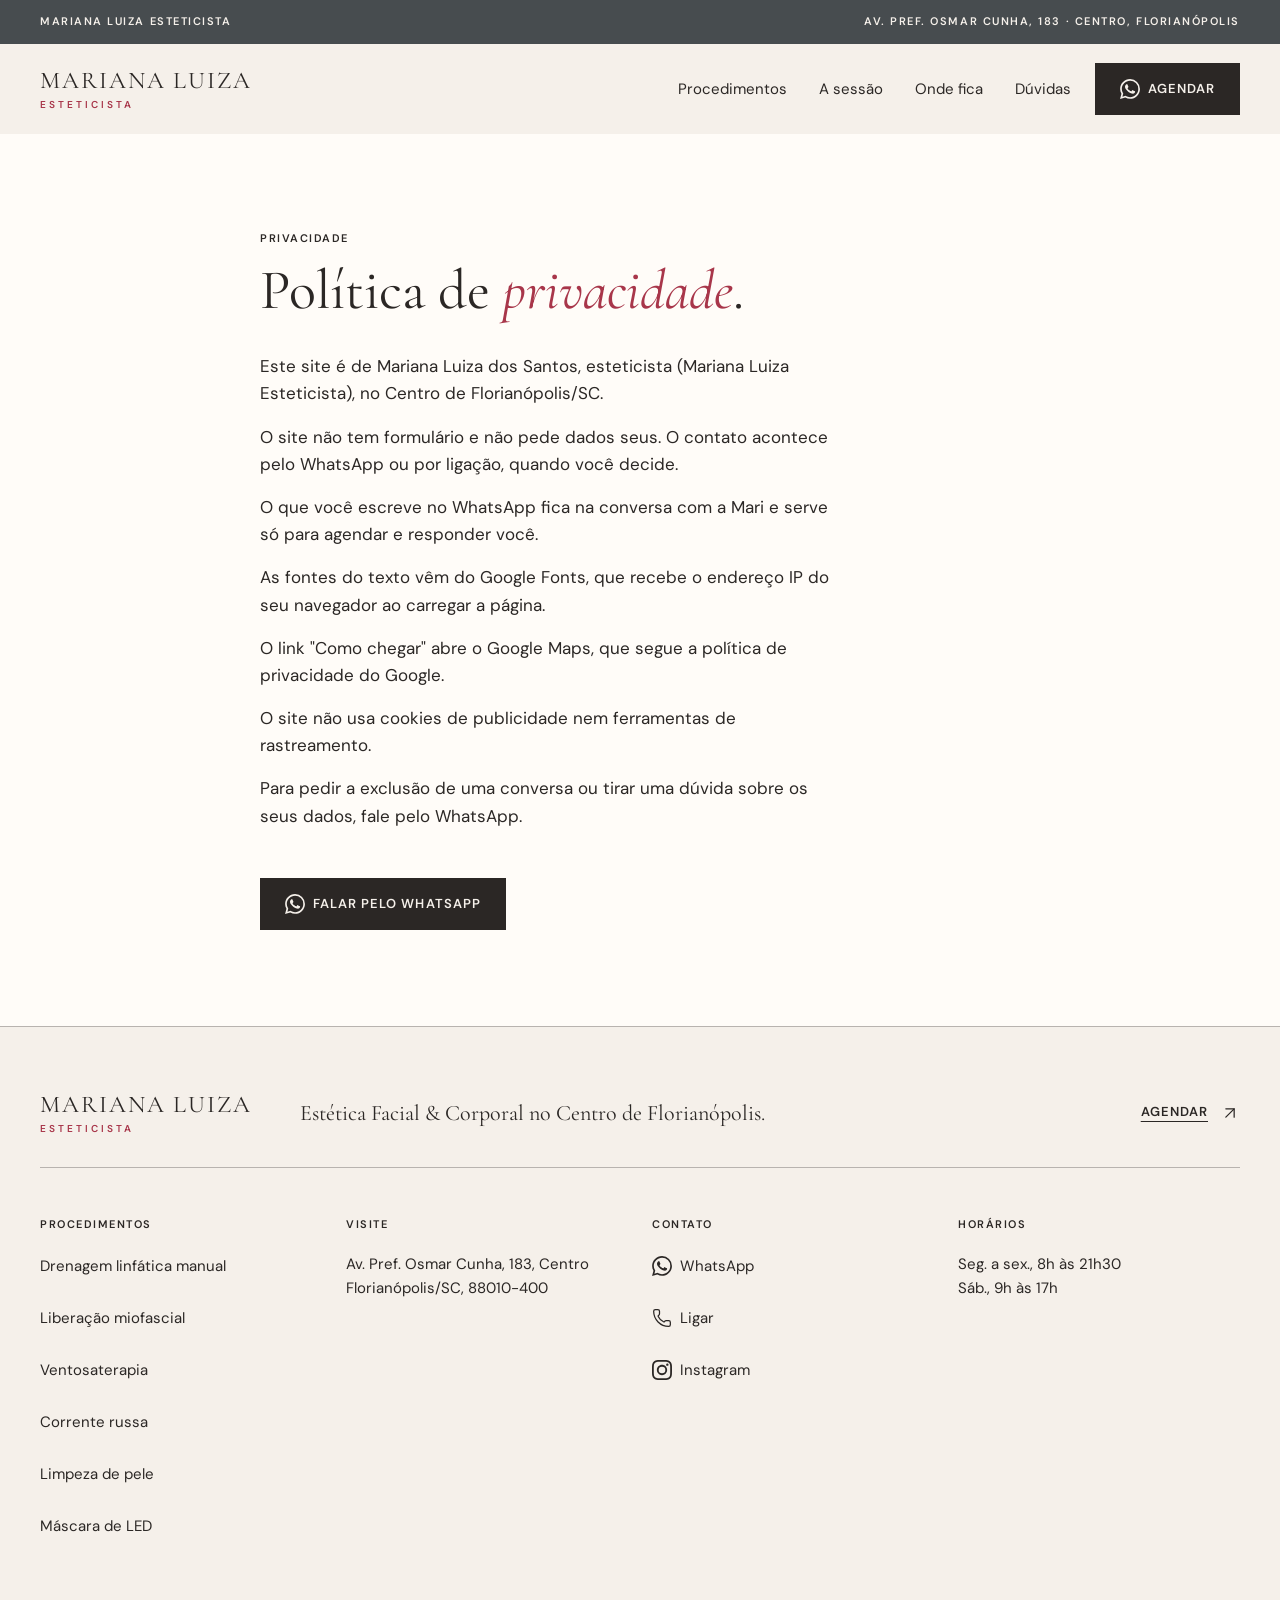
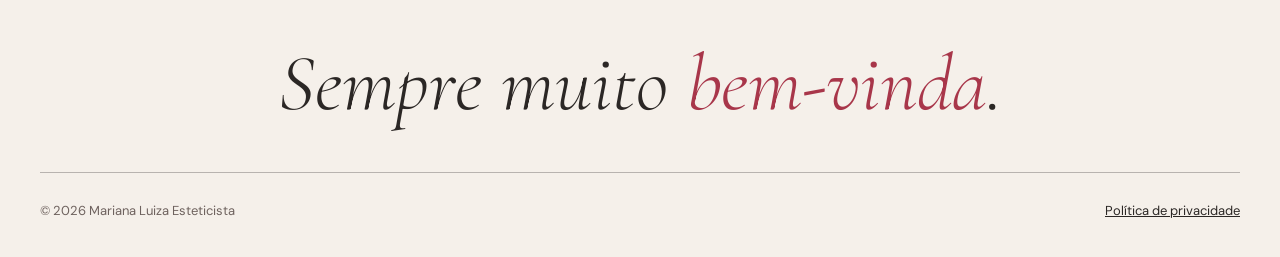
<file: politica-de-privacidade.html>
<!DOCTYPE html>
<html lang="pt-BR">
<head>
<meta charset="UTF-8">
<meta name="viewport" content="width=device-width, initial-scale=1">
<!-- PRÉ-VENDA: não remover até o Armin fechar a venda -->
<meta name="robots" content="noindex, nofollow">
<title>Política de privacidade | Mariana Luiza Esteticista</title>
<meta name="description" content="Como o site de Mariana Luiza, esteticista no Centro de Florianópolis, trata os seus dados: sem formulário, contato pelo WhatsApp.">
<meta name="theme-color" content="#474C4F">
<link rel="icon" href="data:image/svg+xml,%3Csvg xmlns='http://www.w3.org/2000/svg' viewBox='0 0 64 64'%3E%3Crect width='64' height='64' rx='12' fill='%23474C4F'/%3E%3Ctext x='32' y='42' font-family='Georgia,serif' font-size='28' text-anchor='middle' fill='%23F4D6D1'%3EML%3C/text%3E%3C/svg%3E">
<link rel="preconnect" href="https://fonts.googleapis.com">
<link rel="preconnect" href="https://fonts.gstatic.com" crossorigin>
<link href="https://fonts.googleapis.com/css2?family=Cormorant+Garamond:ital,wght@0,300;0,400;1,300;1,400&family=DM+Sans:opsz,wght@9..40,400;9..40,500;9..40,600&display=swap" rel="stylesheet">
<link rel="stylesheet" href="assets/css/base.css">
<link rel="stylesheet" href="assets/css/style.css">
</head>
<body>
<a class="pular-conteudo" href="#conteudo">Pular para o conteúdo</a>

<div class="barra">
  <div class="container barra__linha">
    <p class="barra__nome">MARIANA LUIZA ESTETICISTA</p>
    <a class="barra__endereco" href="https://www.google.com/maps/place/Mariana+Luiza+Esteticista/data=!4m7!3m6!1s0x952739d06037fb89:0x63838b42c24546a5!8m2!3d-27.5939237!4d-48.5513557!16s%2Fg%2F11sjm25xnb!19sChIJifs3YNA5J5URpUZFwkKLg2M" target="_blank" rel="noopener"><span class="barra__longo">AV. PREF. OSMAR CUNHA, 183 · CENTRO, FLORIANÓPOLIS</span><span class="barra__curto">Av. Pref. Osmar Cunha, 183 · Centro</span></a>
  </div>
</div>

<header class="cabecalho">
  <div class="container cabecalho__linha">
    <a class="marca" href="index.html#inicio" aria-label="Mariana Luiza Esteticista, início">
      <span class="marca__nome">MARIANA LUIZA</span>
      <span class="marca__oficio">ESTETICISTA</span>
    </a>
    <nav class="cabecalho__nav" aria-label="Principal">
      <ul role="list">
        <li><a href="index.html#procedimentos">Procedimentos</a></li>
        <li><a href="index.html#sessao">A sessão</a></li>
        <li><a href="index.html#onde-fica">Onde fica</a></li>
        <li><a href="index.html#duvidas">Dúvidas</a></li>
      </ul>
    </nav>
    <a class="botao cabecalho__cta" href="https://wa.me/5548999972954?text=Ol%C3%A1%2C%20Mari!%20Vim%20pelo%20site%20e%20gostaria%20de%20agendar%20um%20hor%C3%A1rio." target="_blank" rel="noopener"><svg class="icone icone--marca" width="20" height="20" fill="currentColor" aria-hidden="true" focusable="false" role="img" viewBox="0 0 24 24" xmlns="http://www.w3.org/2000/svg"><path d="M17.472 14.382c-.297-.149-1.758-.867-2.03-.967-.273-.099-.471-.148-.67.15-.197.297-.767.966-.94 1.164-.173.199-.347.223-.644.075-.297-.15-1.255-.463-2.39-1.475-.883-.788-1.48-1.761-1.653-2.059-.173-.297-.018-.458.13-.606.134-.133.298-.347.446-.52.149-.174.198-.298.298-.497.099-.198.05-.371-.025-.52-.075-.149-.669-1.612-.916-2.207-.242-.579-.487-.5-.669-.51-.173-.008-.371-.01-.57-.01-.198 0-.52.074-.792.372-.272.297-1.04 1.016-1.04 2.479 0 1.462 1.065 2.875 1.213 3.074.149.198 2.096 3.2 5.077 4.487.709.306 1.262.489 1.694.625.712.227 1.36.195 1.871.118.571-.085 1.758-.719 2.006-1.413.248-.694.248-1.289.173-1.413-.074-.124-.272-.198-.57-.347m-5.421 7.403h-.004a9.87 9.87 0 01-5.031-1.378l-.361-.214-3.741.982.998-3.648-.235-.374a9.86 9.86 0 01-1.51-5.26c.001-5.45 4.436-9.884 9.888-9.884 2.64 0 5.122 1.03 6.988 2.898a9.825 9.825 0 012.893 6.994c-.003 5.45-4.437 9.884-9.885 9.884m8.413-18.297A11.815 11.815 0 0012.05 0C5.495 0 .16 5.335.157 11.892c0 2.096.547 4.142 1.588 5.945L.057 24l6.305-1.654a11.882 11.882 0 005.683 1.448h.005c6.554 0 11.89-5.335 11.893-11.893a11.821 11.821 0 00-3.48-8.413Z"/></svg><span>Agendar</span></a>
    <button class="cabecalho__menu" type="button" data-abrir-menu aria-expanded="false" aria-controls="menu-celular" aria-label="Abrir menu"><svg aria-hidden="true" focusable="false" class="icone icone--menu" xmlns="http://www.w3.org/2000/svg" width="24" height="24" viewBox="0 0 24 24" fill="none" stroke="currentColor" stroke-width="1.5" stroke-linecap="round" stroke-linejoin="round" ><path d="M4 5h16" /><path d="M4 12h16" /><path d="M4 19h16" /></svg></button>
  </div>
</header>

<nav class="menu-celular" id="menu-celular" aria-hidden="true" aria-label="Menu" data-lenis-prevent>
  <div class="menu-celular__topo">
    <span class="marca marca--menu" aria-hidden="true"><span class="marca__nome">MARIANA LUIZA</span><span class="marca__oficio">ESTETICISTA</span></span>
    <button class="menu-celular__fechar" type="button" data-fechar-menu aria-label="Fechar menu"><svg aria-hidden="true" focusable="false" class="icone icone--x" xmlns="http://www.w3.org/2000/svg" width="20" height="20" viewBox="0 0 24 24" fill="none" stroke="currentColor" stroke-width="1.5" stroke-linecap="round" stroke-linejoin="round" ><path d="M18 6 6 18" /><path d="m6 6 12 12" /></svg></button>
  </div>
  <ul class="menu-celular__links" role="list">
    <li><a href="index.html#procedimentos">Procedimentos</a></li>
    <li><a href="index.html#sessao">A sessão</a></li>
    <li><a href="index.html#onde-fica">Onde fica</a></li>
    <li><a href="index.html#duvidas">Dúvidas</a></li>
  </ul>
  <div class="menu-celular__pe">
    <a class="botao botao--largo" href="https://wa.me/5548999972954?text=Ol%C3%A1%2C%20Mari!%20Vim%20pelo%20site%20e%20gostaria%20de%20agendar%20um%20hor%C3%A1rio." target="_blank" rel="noopener"><svg class="icone icone--marca" width="20" height="20" fill="currentColor" aria-hidden="true" focusable="false" role="img" viewBox="0 0 24 24" xmlns="http://www.w3.org/2000/svg"><path d="M17.472 14.382c-.297-.149-1.758-.867-2.03-.967-.273-.099-.471-.148-.67.15-.197.297-.767.966-.94 1.164-.173.199-.347.223-.644.075-.297-.15-1.255-.463-2.39-1.475-.883-.788-1.48-1.761-1.653-2.059-.173-.297-.018-.458.13-.606.134-.133.298-.347.446-.52.149-.174.198-.298.298-.497.099-.198.05-.371-.025-.52-.075-.149-.669-1.612-.916-2.207-.242-.579-.487-.5-.669-.51-.173-.008-.371-.01-.57-.01-.198 0-.52.074-.792.372-.272.297-1.04 1.016-1.04 2.479 0 1.462 1.065 2.875 1.213 3.074.149.198 2.096 3.2 5.077 4.487.709.306 1.262.489 1.694.625.712.227 1.36.195 1.871.118.571-.085 1.758-.719 2.006-1.413.248-.694.248-1.289.173-1.413-.074-.124-.272-.198-.57-.347m-5.421 7.403h-.004a9.87 9.87 0 01-5.031-1.378l-.361-.214-3.741.982.998-3.648-.235-.374a9.86 9.86 0 01-1.51-5.26c.001-5.45 4.436-9.884 9.888-9.884 2.64 0 5.122 1.03 6.988 2.898a9.825 9.825 0 012.893 6.994c-.003 5.45-4.437 9.884-9.885 9.884m8.413-18.297A11.815 11.815 0 0012.05 0C5.495 0 .16 5.335.157 11.892c0 2.096.547 4.142 1.588 5.945L.057 24l6.305-1.654a11.882 11.882 0 005.683 1.448h.005c6.554 0 11.89-5.335 11.893-11.893a11.821 11.821 0 00-3.48-8.413Z"/></svg><span>Agendar pelo WhatsApp</span></a>
    <a class="link" href="tel:+5548999972954"><svg aria-hidden="true" focusable="false" class="icone icone--phone" xmlns="http://www.w3.org/2000/svg" width="20" height="20" viewBox="0 0 24 24" fill="none" stroke="currentColor" stroke-width="1.5" stroke-linecap="round" stroke-linejoin="round" ><path d="M13.832 16.568a1 1 0 0 0 1.213-.303l.355-.465A2 2 0 0 1 17 15h3a2 2 0 0 1 2 2v3a2 2 0 0 1-2 2A18 18 0 0 1 2 4a2 2 0 0 1 2-2h3a2 2 0 0 1 2 2v3a2 2 0 0 1-.8 1.6l-.468.351a1 1 0 0 0-.292 1.233 14 14 0 0 0 6.392 6.384" /></svg><span>Ligar</span></a>
  </div>
</nav>


<main id="conteudo">
  <section class="secao pagina">
    <div class="container--estreito">
      <p class="rotulo">PRIVACIDADE</p>
      <h1>Política de <em>privacidade</em>.</h1>
      <p>Este site é de Mariana Luiza dos Santos, esteticista (Mariana Luiza Esteticista), no Centro de Florianópolis/SC.</p>
      <p>O site não tem formulário e não pede dados seus. O contato acontece pelo WhatsApp ou por ligação, quando você decide.</p>
      <p>O que você escreve no WhatsApp fica na conversa com a Mari e serve só para agendar e responder você.</p>
      <p>As fontes do texto vêm do Google Fonts, que recebe o endereço IP do seu navegador ao carregar a página.</p>
      <p>O link "Como chegar" abre o Google Maps, que segue a política de privacidade do Google.</p>
      <p>O site não usa cookies de publicidade nem ferramentas de rastreamento.</p>
      <p>Para pedir a exclusão de uma conversa ou tirar uma dúvida sobre os seus dados, fale pelo WhatsApp.</p>
      <div class="pagina__acoes">
        <a class="botao" href="https://wa.me/5548999972954?text=Ol%C3%A1%2C%20Mari!%20Vim%20pelo%20site%20e%20tenho%20uma%20d%C3%BAvida%20sobre%20os%20meus%20dados." target="_blank" rel="noopener"><svg class="icone icone--marca" width="20" height="20" fill="currentColor" aria-hidden="true" focusable="false" role="img" viewBox="0 0 24 24" xmlns="http://www.w3.org/2000/svg"><path d="M17.472 14.382c-.297-.149-1.758-.867-2.03-.967-.273-.099-.471-.148-.67.15-.197.297-.767.966-.94 1.164-.173.199-.347.223-.644.075-.297-.15-1.255-.463-2.39-1.475-.883-.788-1.48-1.761-1.653-2.059-.173-.297-.018-.458.13-.606.134-.133.298-.347.446-.52.149-.174.198-.298.298-.497.099-.198.05-.371-.025-.52-.075-.149-.669-1.612-.916-2.207-.242-.579-.487-.5-.669-.51-.173-.008-.371-.01-.57-.01-.198 0-.52.074-.792.372-.272.297-1.04 1.016-1.04 2.479 0 1.462 1.065 2.875 1.213 3.074.149.198 2.096 3.2 5.077 4.487.709.306 1.262.489 1.694.625.712.227 1.36.195 1.871.118.571-.085 1.758-.719 2.006-1.413.248-.694.248-1.289.173-1.413-.074-.124-.272-.198-.57-.347m-5.421 7.403h-.004a9.87 9.87 0 01-5.031-1.378l-.361-.214-3.741.982.998-3.648-.235-.374a9.86 9.86 0 01-1.51-5.26c.001-5.45 4.436-9.884 9.888-9.884 2.64 0 5.122 1.03 6.988 2.898a9.825 9.825 0 012.893 6.994c-.003 5.45-4.437 9.884-9.885 9.884m8.413-18.297A11.815 11.815 0 0012.05 0C5.495 0 .16 5.335.157 11.892c0 2.096.547 4.142 1.588 5.945L.057 24l6.305-1.654a11.882 11.882 0 005.683 1.448h.005c6.554 0 11.89-5.335 11.893-11.893a11.821 11.821 0 00-3.48-8.413Z"/></svg><span>Falar pelo WhatsApp</span></a>
      </div>
    </div>
  </section>
</main>

<footer class="rodape">
  <div class="container">
    <div class="rodape__topo">
      <a class="marca" href="index.html#inicio" aria-label="Mariana Luiza Esteticista, início"><span class="marca__nome">MARIANA LUIZA</span><span class="marca__oficio">ESTETICISTA</span></a>
      <p class="rodape__frase">Estética Facial &amp; Corporal no Centro de Florianópolis.</p>
      <a class="link" href="https://wa.me/5548999972954?text=Ol%C3%A1%2C%20Mari!%20Vim%20pelo%20site%20e%20gostaria%20de%20agendar%20um%20hor%C3%A1rio." target="_blank" rel="noopener"><span>Agendar</span><svg aria-hidden="true" focusable="false" class="icone icone--arrow-up-right" xmlns="http://www.w3.org/2000/svg" width="20" height="20" viewBox="0 0 24 24" fill="none" stroke="currentColor" stroke-width="1.5" stroke-linecap="round" stroke-linejoin="round" ><path d="M7 7h10v10" /><path d="M7 17 17 7" /></svg></a>
    </div>
    <div class="rodape__colunas">
      <div class="rodape__coluna">
        <p class="rotulo">PROCEDIMENTOS</p>
        <ul role="list">
          <li><a href="index.html#procedimentos">Drenagem linfática manual</a></li>
          <li><a href="index.html#procedimentos">Liberação miofascial</a></li>
          <li><a href="index.html#procedimentos">Ventosaterapia</a></li>
          <li><a href="index.html#procedimentos">Corrente russa</a></li>
          <li><a href="index.html#procedimentos">Limpeza de pele</a></li>
          <li><a href="index.html#procedimentos">Máscara de LED</a></li>
        </ul>
      </div>
      <div class="rodape__coluna">
        <p class="rotulo">VISITE</p>
        <address>Av. Pref. Osmar Cunha, 183, Centro<br>Florianópolis/SC, 88010-400</address>
      </div>
      <div class="rodape__coluna">
        <p class="rotulo">CONTATO</p>
        <ul role="list">
          <li><a class="rodape__icone" href="https://wa.me/5548999972954?text=Ol%C3%A1%2C%20Mari!%20Vim%20pelo%20site%20e%20gostaria%20de%20agendar%20um%20hor%C3%A1rio." target="_blank" rel="noopener"><svg class="icone icone--marca" width="20" height="20" fill="currentColor" aria-hidden="true" focusable="false" role="img" viewBox="0 0 24 24" xmlns="http://www.w3.org/2000/svg"><path d="M17.472 14.382c-.297-.149-1.758-.867-2.03-.967-.273-.099-.471-.148-.67.15-.197.297-.767.966-.94 1.164-.173.199-.347.223-.644.075-.297-.15-1.255-.463-2.39-1.475-.883-.788-1.48-1.761-1.653-2.059-.173-.297-.018-.458.13-.606.134-.133.298-.347.446-.52.149-.174.198-.298.298-.497.099-.198.05-.371-.025-.52-.075-.149-.669-1.612-.916-2.207-.242-.579-.487-.5-.669-.51-.173-.008-.371-.01-.57-.01-.198 0-.52.074-.792.372-.272.297-1.04 1.016-1.04 2.479 0 1.462 1.065 2.875 1.213 3.074.149.198 2.096 3.2 5.077 4.487.709.306 1.262.489 1.694.625.712.227 1.36.195 1.871.118.571-.085 1.758-.719 2.006-1.413.248-.694.248-1.289.173-1.413-.074-.124-.272-.198-.57-.347m-5.421 7.403h-.004a9.87 9.87 0 01-5.031-1.378l-.361-.214-3.741.982.998-3.648-.235-.374a9.86 9.86 0 01-1.51-5.26c.001-5.45 4.436-9.884 9.888-9.884 2.64 0 5.122 1.03 6.988 2.898a9.825 9.825 0 012.893 6.994c-.003 5.45-4.437 9.884-9.885 9.884m8.413-18.297A11.815 11.815 0 0012.05 0C5.495 0 .16 5.335.157 11.892c0 2.096.547 4.142 1.588 5.945L.057 24l6.305-1.654a11.882 11.882 0 005.683 1.448h.005c6.554 0 11.89-5.335 11.893-11.893a11.821 11.821 0 00-3.48-8.413Z"/></svg><span>WhatsApp</span></a></li>
          <li><a class="rodape__icone" href="tel:+5548999972954"><svg aria-hidden="true" focusable="false" class="icone icone--phone" xmlns="http://www.w3.org/2000/svg" width="20" height="20" viewBox="0 0 24 24" fill="none" stroke="currentColor" stroke-width="1.5" stroke-linecap="round" stroke-linejoin="round" ><path d="M13.832 16.568a1 1 0 0 0 1.213-.303l.355-.465A2 2 0 0 1 17 15h3a2 2 0 0 1 2 2v3a2 2 0 0 1-2 2A18 18 0 0 1 2 4a2 2 0 0 1 2-2h3a2 2 0 0 1 2 2v3a2 2 0 0 1-.8 1.6l-.468.351a1 1 0 0 0-.292 1.233 14 14 0 0 0 6.392 6.384" /></svg><span>Ligar</span></a></li>
          <li><a class="rodape__icone" href="https://www.instagram.com/marianaluiza.esteticista" target="_blank" rel="noopener"><svg class="icone icone--marca" width="20" height="20" fill="currentColor" aria-hidden="true" focusable="false" role="img" viewBox="0 0 24 24" xmlns="http://www.w3.org/2000/svg"><path d="M7.0301.084c-1.2768.0602-2.1487.264-2.911.5634-.7888.3075-1.4575.72-2.1228 1.3877-.6652.6677-1.075 1.3368-1.3802 2.127-.2954.7638-.4956 1.6365-.552 2.914-.0564 1.2775-.0689 1.6882-.0626 4.947.0062 3.2586.0206 3.6671.0825 4.9473.061 1.2765.264 2.1482.5635 2.9107.308.7889.72 1.4573 1.388 2.1228.6679.6655 1.3365 1.0743 2.1285 1.38.7632.295 1.6361.4961 2.9134.552 1.2773.056 1.6884.069 4.9462.0627 3.2578-.0062 3.668-.0207 4.9478-.0814 1.28-.0607 2.147-.2652 2.9098-.5633.7889-.3086 1.4578-.72 2.1228-1.3881.665-.6682 1.0745-1.3378 1.3795-2.1284.2957-.7632.4966-1.636.552-2.9124.056-1.2809.0692-1.6898.063-4.948-.0063-3.2583-.021-3.6668-.0817-4.9465-.0607-1.2797-.264-2.1487-.5633-2.9117-.3084-.7889-.72-1.4568-1.3876-2.1228C21.2982 1.33 20.628.9208 19.8378.6165 19.074.321 18.2017.1197 16.9244.0645 15.6471.0093 15.236-.005 11.977.0014 8.718.0076 8.31.0215 7.0301.0839m.1402 21.6932c-1.17-.0509-1.8053-.2453-2.2287-.408-.5606-.216-.96-.4771-1.3819-.895-.422-.4178-.6811-.8186-.9-1.378-.1644-.4234-.3624-1.058-.4171-2.228-.0595-1.2645-.072-1.6442-.079-4.848-.007-3.2037.0053-3.583.0607-4.848.05-1.169.2456-1.805.408-2.2282.216-.5613.4762-.96.895-1.3816.4188-.4217.8184-.6814 1.3783-.9003.423-.1651 1.0575-.3614 2.227-.4171 1.2655-.06 1.6447-.072 4.848-.079 3.2033-.007 3.5835.005 4.8495.0608 1.169.0508 1.8053.2445 2.228.408.5608.216.96.4754 1.3816.895.4217.4194.6816.8176.9005 1.3787.1653.4217.3617 1.056.4169 2.2263.0602 1.2655.0739 1.645.0796 4.848.0058 3.203-.0055 3.5834-.061 4.848-.051 1.17-.245 1.8055-.408 2.2294-.216.5604-.4763.96-.8954 1.3814-.419.4215-.8181.6811-1.3783.9-.4224.1649-1.0577.3617-2.2262.4174-1.2656.0595-1.6448.072-4.8493.079-3.2045.007-3.5825-.006-4.848-.0608M16.953 5.5864A1.44 1.44 0 1 0 18.39 4.144a1.44 1.44 0 0 0-1.437 1.4424M5.8385 12.012c.0067 3.4032 2.7706 6.1557 6.173 6.1493 3.4026-.0065 6.157-2.7701 6.1506-6.1733-.0065-3.4032-2.771-6.1565-6.174-6.1498-3.403.0067-6.156 2.771-6.1496 6.1738M8 12.0077a4 4 0 1 1 4.008 3.9921A3.9996 3.9996 0 0 1 8 12.0077"/></svg><span>Instagram</span></a></li>
        </ul>
      </div>
      <div class="rodape__coluna">
        <p class="rotulo">HORÁRIOS</p>
        <p>Seg. a sex., 8h às 21h30<br>Sáb., 9h às 17h</p>
      </div>
    </div>
    <p class="rodape__assinatura" aria-hidden="true">Sempre muito <em>bem-vinda</em>.</p>
    <div class="rodape__final">
      <p>© 2026 Mariana Luiza Esteticista</p>
      <a href="politica-de-privacidade.html">Política de privacidade</a>
    </div>
  </div>
</footer>

<a class="whatsapp-fixo" href="https://wa.me/5548999972954?text=Ol%C3%A1%2C%20Mari!%20Vim%20pelo%20site%20e%20gostaria%20de%20agendar%20um%20hor%C3%A1rio." target="_blank" rel="noopener"><svg class="icone icone--marca" width="20" height="20" fill="currentColor" aria-hidden="true" focusable="false" role="img" viewBox="0 0 24 24" xmlns="http://www.w3.org/2000/svg"><path d="M17.472 14.382c-.297-.149-1.758-.867-2.03-.967-.273-.099-.471-.148-.67.15-.197.297-.767.966-.94 1.164-.173.199-.347.223-.644.075-.297-.15-1.255-.463-2.39-1.475-.883-.788-1.48-1.761-1.653-2.059-.173-.297-.018-.458.13-.606.134-.133.298-.347.446-.52.149-.174.198-.298.298-.497.099-.198.05-.371-.025-.52-.075-.149-.669-1.612-.916-2.207-.242-.579-.487-.5-.669-.51-.173-.008-.371-.01-.57-.01-.198 0-.52.074-.792.372-.272.297-1.04 1.016-1.04 2.479 0 1.462 1.065 2.875 1.213 3.074.149.198 2.096 3.2 5.077 4.487.709.306 1.262.489 1.694.625.712.227 1.36.195 1.871.118.571-.085 1.758-.719 2.006-1.413.248-.694.248-1.289.173-1.413-.074-.124-.272-.198-.57-.347m-5.421 7.403h-.004a9.87 9.87 0 01-5.031-1.378l-.361-.214-3.741.982.998-3.648-.235-.374a9.86 9.86 0 01-1.51-5.26c.001-5.45 4.436-9.884 9.888-9.884 2.64 0 5.122 1.03 6.988 2.898a9.825 9.825 0 012.893 6.994c-.003 5.45-4.437 9.884-9.885 9.884m8.413-18.297A11.815 11.815 0 0012.05 0C5.495 0 .16 5.335.157 11.892c0 2.096.547 4.142 1.588 5.945L.057 24l6.305-1.654a11.882 11.882 0 005.683 1.448h.005c6.554 0 11.89-5.335 11.893-11.893a11.821 11.821 0 00-3.48-8.413Z"/></svg><span>Agendar pelo WhatsApp</span></a>
<script src="assets/js/lenis.min.js" defer></script>
<script src="assets/js/main.js" defer></script>
<script src="assets/js/movimento.js" defer></script>
</body>
</html>
</file>
<file: assets/css/base.css>
/* base.css — regras fixas da agência. NÃO EDITAR por projeto.
   Tokens de cor, fonte, raio e sombra do cliente ficam em style.css.
   Escala e regras descritas em specs/design.md §0. */

:root {
  /* Espaçamento: escala fechada. Nenhum margin/padding/gap fora daqui. */
  --space-1: 0.25rem;  /*   4px */
  --space-2: 0.5rem;   /*   8px */
  --space-3: 0.75rem;  /*  12px */
  --space-4: 1rem;     /*  16px */
  --space-5: 1.5rem;   /*  24px */
  --space-6: 2rem;     /*  32px */
  --space-7: 3rem;     /*  48px */
  --space-8: 4rem;     /*  64px */
  --space-9: 6rem;     /*  96px */
  --space-10: 8rem;    /* 128px */

  --section-y: var(--space-8);          /* celular e tablet: 64px */
  --gutter: var(--space-5);             /* 24px */
  --container: 1200px;
  --container-narrow: 760px;

  /* Ícones: só estes dois tamanhos (+ círculo de card) */
  --icone-linha: 20px;
  --icone-card: 24px;
  --icone-circulo: 48px;

  --toque-min: 44px;
  --header-h: 72px;

  --ease-out: cubic-bezier(0.22, 1, 0.36, 1);
  --dur-fast: 0.14s;
  --dur-base: 0.24s;
  --dur-slow: 0.42s;
}
@media (min-width: 900px) {
  :root { --section-y: var(--space-9); --gutter: var(--space-6); }  /* 96px / 32px */
}
@media (max-width: 399px) {
  :root { --gutter: 1.25rem; }  /* 20px: única exceção à escala, só na borda da tela */
}

/* Reset enxuto */
*, *::before, *::after { box-sizing: border-box; }
html { -webkit-text-size-adjust: 100%; overflow-x: clip; scroll-behavior: smooth; }
body { margin: 0; overflow-x: clip; min-height: 100vh; text-rendering: optimizeLegibility; -webkit-font-smoothing: antialiased; }
h1, h2, h3, h4, p, figure, blockquote, ul, ol, dl { margin: 0; }
ul[role="list"], ol[role="list"] { list-style: none; padding: 0; }
img, picture, svg, video { display: block; max-width: 100%; }
img { height: auto; }
input, button, textarea, select { font: inherit; color: inherit; }
button { cursor: pointer; }
a { color: inherit; }
[hidden] { display: none !important; }
:target, [id] { scroll-margin-top: calc(var(--header-h) + var(--space-4)); }

/* Estrutura */
.container { width: min(100% - 2 * var(--gutter), var(--container)); margin-inline: auto; }
.container--estreito { width: min(100% - 2 * var(--gutter), var(--container-narrow)); margin-inline: auto; }
.secao { padding-block: var(--section-y); }

/* Imagens: sempre cobrem o espaço reservado, sem distorcer */
.midia { position: relative; overflow: hidden; }
.midia > img, .midia > picture, .midia > picture > img { width: 100%; height: 100%; object-fit: cover; }
.proporcao-heroi   { aspect-ratio: 4 / 5; }
.proporcao-card    { aspect-ratio: 4 / 3; }
.proporcao-retrato { aspect-ratio: 4 / 5; }
.proporcao-avatar  { aspect-ratio: 1 / 1; border-radius: 50%; }
@media (min-width: 900px) { .proporcao-heroi { aspect-ratio: 3 / 2; } }

/* Ícones (gerados por ~/agencia/scripts/icone.mjs) */
.icone { width: var(--icone-card); height: var(--icone-card); flex-shrink: 0; }
.icone--linha, .botao .icone, p .icone, li .icone { width: var(--icone-linha); height: var(--icone-linha); }
.icone-circulo {
  display: inline-grid; place-items: center;
  width: var(--icone-circulo); height: var(--icone-circulo); border-radius: 50%;
}

/* Acessibilidade */
.pular-conteudo {
  position: absolute; left: var(--space-4); top: calc(-1 * var(--space-9)); z-index: 1000;
  padding: var(--space-3) var(--space-4); background: #fff; color: #000; border-radius: var(--space-2);
}
.pular-conteudo:focus { top: var(--space-3); }
:focus-visible { outline: 3px solid var(--focus-ring, currentColor); outline-offset: 2px; }
.sr-only {
  position: absolute !important; width: 1px; height: 1px; padding: 0; margin: -1px;
  overflow: hidden; clip: rect(0 0 0 0); white-space: nowrap; border: 0;
}
a, button, [role="button"], input, select, textarea, summary { min-height: var(--toque-min); }
p a, li a { min-height: 0; }

/* Menu de celular: fechado = fora da tela E fora do teclado (lição: menu fechado recebia foco) */
.menu-celular { visibility: hidden; pointer-events: none; }
.menu-celular[data-aberto="true"] { visibility: visible; pointer-events: auto; }
body[data-menu="true"] { overflow: hidden; }

/* Entrada de seção (main.js adiciona .visivel). Sem JS, tudo aparece. */
.js .revelar { opacity: 0; transform: translateY(16px); transition: opacity var(--dur-slow) var(--ease-out), transform var(--dur-slow) var(--ease-out); }
.js .revelar.visivel { opacity: 1; transform: none; }

/* Botão fixo de WhatsApp no celular: aparece em TODAS as páginas depois de rolar (lição: só funcionava na home) */
.whatsapp-fixo {
  position: fixed; left: var(--gutter); right: var(--gutter); bottom: var(--space-4); z-index: 90;
  display: flex; align-items: center; justify-content: center; gap: var(--space-2);
  min-height: 56px; border-radius: 999px; text-decoration: none;
  transform: translateY(calc(100% + var(--space-6))); transition: transform var(--dur-base) var(--ease-out);
}
.whatsapp-fixo[data-visivel="true"] { transform: none; }
@media (min-width: 900px) { .whatsapp-fixo { display: none; } }
/* Reserva o espaço do botão fixo no fim da página, senão ele cobre o último conteúdo (lição: Loredana) */
@media (max-width: 899px) { body:has(.whatsapp-fixo) { padding-bottom: calc(56px + var(--space-6)); } }

/* Caixa de foto real que falta (specs/design.md §0). Nunca pode sobrar sem registro em revisao/pendencias.md. */
.foto-pendente {
  display: grid; place-content: center; gap: var(--space-3);
  width: 100%; max-width: 100%; height: 100%; padding: var(--space-6); text-align: center;
  background: #f4f2f0; border: 2px dashed #b9b2aa; border-radius: inherit; color: #625c55;
}
.foto-pendente .icone { margin-inline: auto; opacity: .55; }
.foto-pendente__titulo { font-weight: 600; line-height: 1.45; color: #231f20; max-width: 34ch; margin-inline: auto; overflow-wrap: anywhere; }
.foto-pendente__meta { font-size: 0.875rem; }

/* Lenis (rolagem suave): o próprio Lenis põe html.lenis; com ele ativo, o scroll-behavior do CSS sai do caminho */
html.lenis, html.lenis body { height: auto; }
.lenis.lenis-smooth { scroll-behavior: auto !important; }
.lenis.lenis-smooth [data-lenis-prevent] { overscroll-behavior: contain; }
.lenis.lenis-stopped { overflow: clip; }
.lenis.lenis-smooth iframe { pointer-events: none; }

/* Movimento reduzido: desliga tudo */
@media (prefers-reduced-motion: reduce) {
  html { scroll-behavior: auto; }
  *, *::before, *::after { animation: none !important; transition: none !important; }
  .js .revelar { opacity: 1; transform: none; }
}
</file>
<file: assets/css/style.css>
/* style.css — tokens e componentes do cliente, a partir de specs/design.md §1–§11.
   Espaçamento SEMPRE com var(--space-N) de base.css. Media queries de cada componente vêm DEPOIS das regras base dele. */
:root {
  /* Cores (design.md §2) */
  --creme: #F5F0EA;
  --papel: #FFFCF8;
  --areia: #ECE5DC;
  --grafite: #474C4F;
  --coral: #EC5F72;          /* só decorativo: nunca texto */
  --accent-texto: #A8364A;
  --rose: #F4D6D1;
  --espresso: #2B2725;
  --texto-suave: #6E625E;    /* nunca sobre --rose */
  --fio: rgba(43, 39, 37, .3);
  --fio-claro: rgba(245, 240, 234, .35);

  --surface-1: var(--creme);
  --surface-2: var(--papel);
  --surface-3: var(--areia);
  --brand: var(--grafite);
  --accent: var(--coral);
  --text-1: var(--espresso);
  --text-2: var(--texto-suave);
  --focus-ring: var(--accent-texto);

  /* Fontes (§3) */
  --fonte-titulo: "Cormorant Garamond", Georgia, serif;
  --fonte-texto: "DM Sans", system-ui, sans-serif;

  /* Raios (§5) e movimento (§10) */
  --raio-foto: 18px;
  --raio-cartao: 24px;
  --raio-selo: 6px;
  --raio-botao: 0;
  --raio-pilula: 999px;
  --ease-temple: cubic-bezier(.22, .61, .36, 1);
  --dur-revelar: .9s;
  --desloc-revelar: 26px;
  --botao-h: 52px;
}

/* ---------- Base ---------- */
body {
  background: var(--creme);
  color: var(--text-1);
  font-family: var(--fonte-texto);
  font-size: 1rem;
  line-height: 1.6;
}
@media (min-width: 900px) { body { font-size: 1.0625rem; } }

h1, h2, h3 { font-family: var(--fonte-titulo); font-weight: 400; line-height: 1.12; text-wrap: balance; }
h1 em, h2 em, h3 em { font-style: italic; white-space: nowrap; }
h2 { font-size: 2.375rem; }
h2 em { color: var(--accent-texto); }
h3 { font-size: 1.875rem; }
@media (min-width: 900px) { h2 { font-size: 3.5rem; } }
p { max-width: 34em; }

[id] { scroll-margin-top: var(--space-4); } /* cabeçalho não é fixo */
html.lenis [id] { scroll-margin-top: 0; }

.rotulo {
  font-family: var(--fonte-texto);
  font-size: 0.6875rem; font-weight: 600; letter-spacing: .14em; text-transform: uppercase; line-height: 1.5;
}
.rotulo + h1, .rotulo + h2 { margin-block-start: var(--space-3); }

/* Tablet segue o celular, num eixo único de 560px (lições Loredana/Augusto/Elisa/Rafaela) */
@media (min-width: 600px) and (max-width: 899px) {
  .container, .container--estreito { width: min(100% - 2 * var(--gutter), 560px); }
}

/* ---------- Ícones ---------- */
.link .icone, address .icone, summary .icone, button .icone, .botao .icone, .onde__lista .icone, .rodape__icone .icone {
  width: var(--icone-linha); height: var(--icone-linha);
}

/* ---------- Botões (§6): um raio só (0), pílula só na faixa rosé ---------- */
.botao {
  display: inline-flex; align-items: center; justify-content: center; gap: var(--space-2);
  min-height: var(--botao-h); padding: var(--space-3) var(--space-5);
  border: 1px solid var(--espresso); border-radius: var(--raio-botao);
  background: var(--espresso); color: var(--creme);
  font-family: var(--fonte-texto); font-size: 0.8125rem; font-weight: 600; letter-spacing: .08em; text-transform: uppercase; line-height: 1.2;
  text-decoration: none; white-space: nowrap; cursor: pointer;
  transition: transform .4s ease, background-color .3s ease, border-color .3s ease, color .3s ease;
}
.botao:hover { transform: translateY(-2px); background: var(--grafite); border-color: var(--grafite); }
.botao--claro { background: var(--papel); color: var(--espresso); border-color: var(--papel); }
.botao--claro:hover { background: var(--rose); border-color: var(--rose); color: var(--espresso); }
.botao--contorno { background: transparent; color: var(--espresso); }
.botao--contorno:hover { background: var(--espresso); color: var(--creme); }
.botao--largo { width: 100%; }
.botao--pilula { border-radius: var(--raio-pilula); }
.botao--pilula-contorno { background: transparent; color: var(--espresso); }
.botao--pilula-contorno:hover { background: var(--espresso); color: var(--creme); }
@media (max-width: 399px) { .botao { padding-inline: var(--space-4); } }

/* Link com seta (§6) */
.link {
  display: inline-flex; align-items: center; gap: var(--space-3);
  min-height: var(--toque-min); padding: 0; border: 0; background: none; color: var(--text-1);
  font-family: var(--fonte-texto); font-size: 0.8125rem; font-weight: 600; letter-spacing: .08em; text-transform: uppercase;
  text-decoration: none; white-space: nowrap; cursor: pointer;
  transition: none;
}
.link span { text-decoration: underline; text-decoration-thickness: 1px; text-underline-offset: .35em; }
.link:hover { gap: var(--space-4); }
.link--claro { color: var(--creme); }

/* ---------- Barra superior (0a) ---------- */
.barra { background: var(--grafite); color: var(--creme); }
.barra__linha { display: flex; align-items: center; justify-content: center; gap: var(--space-5); }
.barra__nome { display: none; }
.barra__endereco {
  display: inline-flex; align-items: center; min-height: var(--toque-min);
  font-size: 0.6875rem; font-weight: 600; letter-spacing: .14em; text-decoration: none; text-align: center;
}
.barra__endereco:hover span { text-decoration: underline; text-underline-offset: .3em; }
.barra__longo { display: none; }
.barra__curto { letter-spacing: .06em; }
.barra :focus-visible { outline-color: var(--rose); }
@media (min-width: 900px) {
  .barra__linha { justify-content: space-between; }
  .barra__nome { display: block; font-size: 0.6875rem; font-weight: 600; letter-spacing: .14em; }
  .barra__longo { display: inline; }
  .barra__curto { display: none; }
}

/* ---------- Cabeçalho (0b), não fixo ---------- */
.cabecalho { background: var(--creme); }
.cabecalho__linha { display: flex; align-items: center; justify-content: space-between; gap: var(--space-5); min-height: 72px; }
.marca { display: inline-flex; flex-direction: column; justify-content: center; flex-shrink: 0; text-decoration: none; color: var(--espresso); line-height: 1.1; }
.marca__nome { font-family: var(--fonte-titulo); font-size: 1.375rem; letter-spacing: .08em; white-space: nowrap; }
.marca__oficio { margin-block-start: var(--space-1); font-size: 0.625rem; font-weight: 600; letter-spacing: .3em; color: var(--accent-texto); }
.cabecalho__nav, .cabecalho__cta { display: none; }
.cabecalho__menu {
  display: inline-grid; place-items: center; flex-shrink: 0;
  width: var(--toque-min); height: var(--toque-min); padding: 0; border: 0; background: none; color: var(--espresso);
}
@media (min-width: 900px) {
  .cabecalho__linha { min-height: 90px; }
  .marca__nome { font-size: 1.5rem; }
  .cabecalho__nav { display: block; margin-inline-start: auto; }
  .cabecalho__nav ul { display: flex; gap: var(--space-6); }
  .cabecalho__nav a {
    display: inline-flex; align-items: center; min-height: var(--toque-min);
    font-size: 0.9375rem; text-decoration: none; white-space: nowrap; transition: opacity .2s ease;
  }
  .cabecalho__nav a:hover { opacity: .7; }
  .cabecalho__cta { display: inline-flex; }
  .cabecalho__menu { display: none; }
}
@media (min-width: 900px) and (max-width: 1099px) {
  .cabecalho__nav ul { gap: var(--space-5); }
  .cabecalho__linha { gap: var(--space-5); }
}

/* Menu do celular: painel creme cobrindo a tela */
.menu-celular {
  position: fixed; inset: 0; z-index: 100;
  display: flex; flex-direction: column; gap: var(--space-6);
  padding: var(--space-3) var(--gutter) var(--space-6);
  background: var(--creme); overflow-y: auto;
  opacity: 0; transition: opacity .3s ease, visibility .3s;
}
.menu-celular[data-aberto="true"] { opacity: 1; }
.menu-celular__topo { display: flex; align-items: center; justify-content: space-between; min-height: 60px; }
.menu-celular__fechar {
  display: inline-grid; place-items: center; width: var(--toque-min); height: var(--toque-min);
  padding: 0; border: 0; background: var(--rose); color: var(--espresso);
}
ul.menu-celular__links { display: grid; gap: var(--space-2); }
.menu-celular__links li + li { border-top: 1px solid var(--fio); padding-block-start: var(--space-2); }
.menu-celular__links a {
  display: flex; align-items: center; min-height: 56px;
  font-family: var(--fonte-titulo); font-size: 1.75rem; text-decoration: none; transition: opacity .2s ease;
}
.menu-celular__links a:hover { opacity: .7; }
.menu-celular__pe { display: grid; justify-items: center; gap: var(--space-3); margin-block-start: auto; }
@media (min-width: 900px) { .menu-celular { display: none; } }

/* ---------- Herói (1), grafite, estático ---------- */
.heroi { background: var(--grafite); color: var(--creme); padding-block: var(--space-7) var(--space-8); }
.heroi__grade { display: grid; grid-template-columns: minmax(0, 1fr); gap: var(--space-6); }
.heroi__texto { display: grid; justify-items: start; }
.heroi__assinatura {
  margin-block-start: var(--space-4);
  font-family: var(--fonte-titulo); font-style: italic; font-weight: 300; font-size: clamp(3.375rem, 17vw, 4rem); line-height: 1; max-width: none;
}
.heroi__assinatura em { color: var(--rose); white-space: nowrap; }
.heroi__titulo { margin-block-start: var(--space-5); font-size: 1.125rem; letter-spacing: .02em; line-height: 1.35; max-width: 28em; }
.heroi__titulo em { color: var(--rose); }
.heroi__apoio { margin-block-start: var(--space-4); color: var(--creme); }
.heroi__acoes { display: flex; flex-wrap: wrap; align-items: center; gap: var(--space-3) var(--space-6); margin-block-start: var(--space-6); }
.heroi :focus-visible { outline-color: var(--rose); }
.heroi__foto { border-radius: var(--raio-foto); max-width: 472px; width: 100%; aspect-ratio: 4 / 5; }
.heroi__foto img { object-position: 50% 50%; }
@media (min-width: 900px) {
  .heroi { padding-block: var(--space-9); }
  .heroi__grade { grid-template-columns: minmax(0, 7fr) minmax(0, 472px); gap: var(--space-9); align-items: center; }
  .heroi__assinatura { font-size: clamp(4rem, 8vw, 7rem); }
  .heroi__titulo { font-size: 1.625rem; letter-spacing: .04em; }
}
@media (min-width: 900px) and (max-width: 1099px) { .heroi__grade { grid-template-columns: minmax(0, 1fr) minmax(0, 360px); gap: var(--space-7); } }

/* ---------- Faixa sob o herói (1b) ---------- */
.faixa { background: var(--creme); padding-block: var(--space-6); border-bottom: 1px solid var(--fio); }
.faixa__linha { display: grid; grid-template-columns: minmax(0, 1fr); gap: var(--space-4); justify-items: start; }
.faixa__frase { font-family: var(--fonte-titulo); font-size: 1.375rem; line-height: 1.3; max-width: 30em; }
.faixa__frase em { color: var(--accent-texto); white-space: nowrap; }
@media (min-width: 900px) {
  .faixa__linha { grid-template-columns: auto minmax(0, 1fr) auto; align-items: center; gap: var(--space-7); }
  .faixa__frase { font-size: 1.625rem; }
}

/* ---------- Cabeça de seção comum ---------- */
.cabeca { margin-block-end: var(--space-6); }
.cabeca__apoio { margin-block-start: var(--space-4); }
@media (min-width: 900px) { .cabeca { margin-block-end: var(--space-7); } }

/* ---------- Procedimentos (2), papel ---------- */
.procs { background: var(--papel); }
.procs__cabeca { display: grid; grid-template-columns: minmax(0, 1fr); gap: var(--space-4); margin-block-end: var(--space-6); }
ul.procs__grade { display: grid; grid-template-columns: minmax(0, 1fr); gap: var(--space-7); }
.card { display: grid; grid-template-rows: auto auto auto 1fr auto; height: 100%; }
.card__midia { aspect-ratio: 4 / 5; border-radius: var(--raio-foto); }
.card__midia img { transition: transform 1.2s var(--ease-temple); }
.card:hover .card__midia img { transform: scale(1.04); }
.selo {
  position: absolute; top: var(--space-4); left: var(--space-4);
  padding: var(--space-1) var(--space-2); border-radius: var(--raio-selo); background: var(--papel); color: var(--espresso);
  font-size: 0.6875rem; font-weight: 600; letter-spacing: .1em; line-height: 1.4;
}
.card__meta { margin-block-start: var(--space-4); font-size: 0.6875rem; font-weight: 600; letter-spacing: .14em; color: var(--texto-suave); }
.card h3 { margin-block-start: var(--space-2); }
.card__texto { margin-block-start: var(--space-2); font-size: 1rem; }
.card__pe { margin-block-start: var(--space-4); padding-block-start: var(--space-2); border-top: 1px solid var(--fio); }
.procs__mais { display: flex; justify-content: center; margin-block-start: var(--space-7); }
.procs__mais [hidden] { display: none; }
.procs__icone { display: inline-flex; }
[data-ver-todos] .procs__icone--menos { display: none; }
[data-ver-todos][aria-expanded="true"] .procs__icone--mais { display: none; }
[data-ver-todos][aria-expanded="true"] .procs__icone--menos { display: inline-flex; }
@media (max-width: 399px) { .procs__mais .botao { white-space: normal; text-align: center; } }
@media (min-width: 900px) {
  .procs__cabeca { grid-template-columns: repeat(3, minmax(0, 1fr)); column-gap: var(--space-5); align-items: end; margin-block-end: var(--space-7); }
  .procs__titulo { grid-column: 1 / span 2; }
  .procs__apoio { grid-column: 3; }
  ul.procs__grade { grid-template-columns: repeat(3, minmax(0, 1fr)); gap: var(--space-8) var(--space-5); }
  .card h3 { font-size: 2.25rem; }
}

/* ---------- Frase grande (3), grafite ---------- */
.frase { background: var(--grafite); color: var(--creme); text-align: center; }
.frase__bloco { display: grid; justify-items: center; gap: var(--space-5); }
.frase blockquote p { margin-inline: auto; max-width: 22em; font-family: var(--fonte-titulo); font-size: 1.625rem; line-height: 1.35; text-wrap: balance; }
.frase blockquote em { color: var(--rose); white-space: nowrap; }
@media (min-width: 900px) { .frase blockquote p { font-size: 2.5rem; } }

/* ---------- Como é a sessão (4), creme ---------- */
.sessao { background: var(--creme); }
ol.sessao__lista { display: grid; grid-template-columns: minmax(0, 1fr); gap: var(--space-6); }
.sessao__item { display: grid; align-content: start; gap: var(--space-2); padding-block-start: var(--space-4); border-top: 1px solid var(--fio); }
.sessao__num { font-family: var(--fonte-titulo); font-size: 1.25rem; color: var(--accent-texto); line-height: 1.2; }
.sessao__item h3 { margin-block-start: var(--space-2); }
@media (min-width: 900px) { ol.sessao__lista { grid-template-columns: repeat(3, minmax(0, 1fr)); gap: var(--space-5); } }

/* ---------- Destaque drenagem (5), papel ---------- */
.drenagem { background: var(--papel); }
.drenagem__grade { display: grid; grid-template-columns: minmax(0, 1fr); gap: var(--space-6); }
.drenagem__foto .midia { aspect-ratio: 4 / 5; border-radius: var(--raio-foto); }
.drenagem__foto figcaption { margin-block-start: var(--space-3); font-size: 0.8125rem; color: var(--texto-suave); }
.drenagem__texto { display: grid; justify-items: start; align-content: center; }
.drenagem__texto h2 { margin-block-end: var(--space-4); }
.drenagem__texto p + p { margin-block-start: var(--space-3); }
.drenagem__texto .botao { margin-block-start: var(--space-6); }
@media (min-width: 900px) {
  .drenagem__grade { grid-template-columns: minmax(0, 5fr) minmax(0, 6fr); gap: var(--space-9); align-items: center; }
  .drenagem__texto .botao { margin-block-start: var(--space-7); }
}
@media (min-width: 900px) and (max-width: 1099px) { .drenagem__grade { gap: var(--space-7); } }

/* ---------- Guia (6), areia ---------- */
.guia { background: var(--areia); }
.guia__grade { display: grid; grid-template-columns: minmax(0, 1fr); gap: var(--space-6); }
.guia__intro p:not(.rotulo) { margin-block-start: var(--space-4); }
.guia__cartao { background: var(--papel); border: 1px solid rgba(43, 39, 37, .4); padding: var(--space-5); }
.guia__topo {
  display: flex; justify-content: space-between; gap: var(--space-4);
  padding-block-end: var(--space-3); border-bottom: 1px solid var(--fio);
  font-size: 0.6875rem; font-weight: 600; letter-spacing: .12em;
}
.guia__pergunta, .guia__indicacao { margin-block: var(--space-5); font-size: 1.875rem; outline: none; }
ul.guia__opcoes, ul.guia__sem-js { display: grid; }
.guia__opcao {
  display: flex; align-items: center; justify-content: space-between; gap: var(--space-4); width: calc(100% + 2 * var(--space-3));
  min-height: var(--botao-h); margin-inline: calc(-1 * var(--space-3)); padding: var(--space-3);
  border: 0; border-bottom: 1px solid var(--fio); background: transparent; color: var(--espresso);
  font-family: var(--fonte-texto); font-size: 1rem; text-align: left; text-decoration: none;
  transition: background-color .15s ease;
}
.guia__opcoes li:first-child .guia__opcao, .guia__sem-js li:first-child .guia__opcao { border-top: 1px solid var(--fio); }
.guia__opcao:hover { background: var(--areia); }
.guia__resposta p { max-width: 30em; }
.guia__resposta .botao { margin-block-start: var(--space-5); }
.guia__voltar { margin-block-start: var(--space-4); }
.guia__passo-entra { animation: guia-entra .45s var(--ease-temple); }
@keyframes guia-entra { from { opacity: 0; transform: translateY(var(--desloc-revelar)); } to { opacity: 1; transform: none; } }
html:not(.js) .guia__cartao { display: none; }
.js .guia__sem-js { display: none; }
ul.guia__sem-js { background: var(--papel); padding: var(--space-5); border: 1px solid rgba(43, 39, 37, .4); }
@media (max-width: 399px) { .guia__cartao { padding: var(--space-5) var(--space-4); } }
@media (min-width: 900px) {
  .guia__grade { grid-template-columns: minmax(0, 4fr) minmax(0, 6fr); gap: var(--space-9); align-items: start; }
  .guia__cartao { padding: var(--space-7); }
  .guia__pergunta, .guia__indicacao { font-size: 2.75rem; margin-block: var(--space-6); }
}
@media (min-width: 900px) and (max-width: 1099px) { .guia__grade { gap: var(--space-7); } }

/* ---------- Onde fica (7), papel, foto sangrando à esquerda ---------- */
.onde { background: var(--papel); }
.onde__grade { display: grid; grid-template-columns: minmax(0, 1fr); gap: var(--space-6); width: min(100% - 2 * var(--gutter), var(--container)); margin-inline: auto; }
.onde__foto { aspect-ratio: 4 / 5; border-radius: var(--raio-foto); max-width: 602px; }
.onde__texto { display: grid; justify-items: start; align-content: center; }
.onde__apoio { margin-block-start: var(--space-4); }
ul.onde__lista { display: grid; gap: var(--space-3); margin-block: var(--space-6); }
.onde__lista li { display: grid; grid-template-columns: var(--icone-linha) minmax(0, 1fr); gap: var(--space-3); align-items: start; }
.onde__lista .icone { margin-block-start: var(--space-1); color: var(--accent-texto); }
@media (min-width: 600px) and (max-width: 899px) { .onde__grade { width: min(100% - 2 * var(--gutter), 560px); } }
@media (min-width: 900px) {
  .onde__grade {
    width: auto; margin-inline: 0;
    grid-template-columns: minmax(0, 602px) minmax(360px, 1fr); gap: var(--space-9); align-items: center;
    padding-inline-end: max(var(--gutter), calc((100% - var(--container)) / 2));
  }
  .onde__foto { border-radius: 0 var(--raio-foto) var(--raio-foto) 0; max-width: none; }
}
@media (min-width: 900px) and (max-width: 1099px) { .onde__grade { gap: var(--space-7); } }

/* ---------- Primeira sessão (8), cartão grafite sobre creme ---------- */
.primeira { background: var(--creme); }
.primeira__cartao { display: grid; justify-items: start; gap: var(--space-6); padding: var(--space-6) var(--space-5); border-radius: var(--raio-cartao); background: var(--grafite); color: var(--creme); }
.primeira__cartao h2 em { color: var(--rose); }
ol.primeira__passos { display: grid; grid-template-columns: minmax(0, 1fr); gap: var(--space-6); width: 100%; }
.primeira__passos li { display: grid; align-content: start; gap: var(--space-2); }
.primeira__num { font-family: var(--fonte-titulo); font-size: 4rem; line-height: 1; color: var(--rose); }
.primeira__passos h3 { font-size: 1.5rem; margin-block-start: var(--space-2); }
.primeira__cartao :focus-visible { outline-color: var(--rose); }
@media (min-width: 900px) {
  .primeira__cartao { padding: var(--space-7); gap: var(--space-7); }
  ol.primeira__passos { grid-template-columns: repeat(3, minmax(0, 1fr)); gap: var(--space-6); }
  .primeira__num { font-size: 6rem; }
}

/* ---------- Dúvidas (9), areia ---------- */
.duvidas { background: var(--areia); }
.duvidas__grade { display: grid; grid-template-columns: minmax(0, 1fr); gap: var(--space-6); }
.duvidas__lista { border-top: 1px solid var(--fio); }
.duvidas details { border-bottom: 1px solid var(--fio); }
.duvidas summary {
  display: flex; align-items: center; justify-content: space-between; gap: var(--space-4);
  min-height: 64px; padding-block: var(--space-4); list-style: none; cursor: pointer;
  font-size: 1rem; font-weight: 500;
}
.duvidas summary::-webkit-details-marker { display: none; }
.duvidas__icone { display: inline-flex; flex-shrink: 0; }
.duvidas__icone .icone--minus { display: none; }
.duvidas details[open] .icone--plus { display: none; }
.duvidas details[open] .icone--minus { display: block; }
.duvidas__resposta { padding-block-end: var(--space-5); }
.duvidas details[open] .duvidas__resposta { animation: guia-entra .3s ease; }
@media (min-width: 900px) {
  .duvidas__grade { grid-template-columns: minmax(0, 5fr) minmax(0, 7fr); gap: var(--space-9); align-items: start; }
  .duvidas__cabeca { position: sticky; top: var(--space-6); }
}

/* ---------- Converse com a Mari (10), rose ---------- */
.contato { background: var(--rose); text-align: center; }
.contato__bloco { display: grid; justify-items: center; }
.contato__bloco h2 { margin-block-end: var(--space-4); }
.contato__bloco p { margin-inline: auto; }
.contato__bloco p a { color: inherit; font-weight: 600; white-space: nowrap; padding-block: var(--space-3); }
.contato__bloco :focus-visible { outline-color: var(--espresso); }
.contato__pilulas { display: flex; flex-direction: column; align-items: stretch; gap: var(--space-3); margin-block-start: var(--space-6); width: 100%; max-width: 320px; }
@media (min-width: 600px) { .contato__pilulas { flex-direction: row; justify-content: center; width: auto; max-width: none; } }

/* ---------- Fecho (11), espresso ---------- */
.fecho { background: var(--espresso); color: var(--creme); text-align: center; }
.fecho__bloco { display: grid; justify-items: center; }
.fecho h2 em { color: var(--rose); }
.fecho__bloco p:not(.rotulo) { margin-block-start: var(--space-4); margin-inline: auto; }
.fecho__bloco .botao { margin-block-start: var(--space-6); }
.fecho__bloco .link { margin-block-start: var(--space-3); }
.fecho :focus-visible { outline-color: var(--rose); }

/* ---------- Rodapé (12), creme ---------- */
.rodape { background: var(--creme); border-top: 1px solid var(--fio); padding-block: var(--space-8) var(--space-5); }
.rodape__topo { display: grid; justify-items: start; gap: var(--space-3); padding-block-end: var(--space-6); border-bottom: 1px solid var(--fio); }
.rodape__frase { font-family: var(--fonte-titulo); font-size: 1.375rem; line-height: 1.3; }
.rodape__colunas { display: grid; grid-template-columns: minmax(0, 1fr); gap: var(--space-6); padding-block: var(--space-6); }
.rodape__coluna { display: grid; align-content: start; gap: var(--space-3); font-size: 0.9375rem; }
.rodape__coluna ul { display: grid; gap: var(--space-2); align-content: start; }
.rodape__coluna li a { display: inline-flex; align-items: center; gap: var(--space-2); min-height: var(--toque-min); text-decoration: none; }
.rodape__coluna li a:hover { text-decoration: underline; text-underline-offset: .3em; }
.rodape__coluna address { font-style: normal; line-height: 1.6; padding-block-start: var(--space-2); }
.rodape__coluna p:not(.rotulo) { line-height: 1.6; padding-block-start: var(--space-2); }
.rodape__assinatura {
  padding-block: var(--space-6); margin-inline: auto; max-width: none; text-align: center;
  font-family: var(--fonte-titulo); font-style: italic; font-weight: 300; font-size: 3rem; line-height: 1;
}
.rodape__assinatura em { color: var(--accent-texto); white-space: nowrap; }
.rodape__final {
  display: flex; flex-wrap: wrap; align-items: center; justify-content: space-between; gap: var(--space-2) var(--space-5);
  padding-block-start: var(--space-4); border-top: 1px solid var(--fio); font-size: 0.8125rem; color: var(--texto-suave);
}
.rodape__final p { line-height: var(--toque-min); }
.rodape__final a { display: inline-flex; align-items: center; min-height: var(--toque-min); color: var(--espresso); }
@media (min-width: 600px) and (max-width: 899px) { .rodape__colunas { grid-template-columns: repeat(2, minmax(0, 1fr)); } }
@media (max-width: 899px) { .rodape { padding-block-end: calc(var(--botao-h) + var(--space-7)); } body:has(.whatsapp-fixo) { padding-bottom: 0; } }
@media (min-width: 900px) {
  .rodape__topo { grid-template-columns: auto minmax(0, 1fr) auto; align-items: center; gap: var(--space-7); }
  .rodape__colunas { grid-template-columns: repeat(4, minmax(0, 1fr)); gap: var(--space-5); padding-block: var(--space-7); }
  .rodape__assinatura { font-size: 5rem; padding-block: var(--space-7); }
}

/* ---------- Botão fixo de WhatsApp (celular) ---------- */
.whatsapp-fixo {
  min-height: var(--botao-h); border-radius: var(--raio-botao);
  background: var(--espresso); color: var(--creme);
  box-shadow: inset 0 0 0 1px var(--fio-claro); /* fio creme: aparece sobre o fecho espresso e o grafite */
  font-family: var(--fonte-texto); font-size: 0.8125rem; font-weight: 600; letter-spacing: .08em; text-transform: uppercase;
}

/* ---------- Páginas internas (política, 404): fundo papel, rodapé creme ---------- */
.pagina { background: var(--papel); }
.pagina h1 { font-size: 2.375rem; margin-block-end: var(--space-6); }
.pagina h1 em { color: var(--accent-texto); }
.pagina p + p { margin-block-start: var(--space-4); }
.pagina__acoes { display: flex; flex-wrap: wrap; gap: var(--space-3); margin-block-start: var(--space-7); }
@media (min-width: 900px) { .pagina h1 { font-size: 3.5rem; } }

/* ---------- Movimento (design.md §10; ligado por movimento.js) ---------- */
.mov .rt { opacity: 0; transform: translateY(var(--desloc-revelar)); transition: opacity var(--dur-revelar) var(--ease-temple), transform var(--dur-revelar) var(--ease-temple); }
.mov .rt.rt--in { opacity: 1; transform: none; }

@media (prefers-reduced-motion: reduce) {
  .botao:hover, .card:hover .card__midia img { transform: none; }
  .link:hover { gap: var(--space-3); }
  .mov .rt { opacity: 1; transform: none; }
}
</file>
